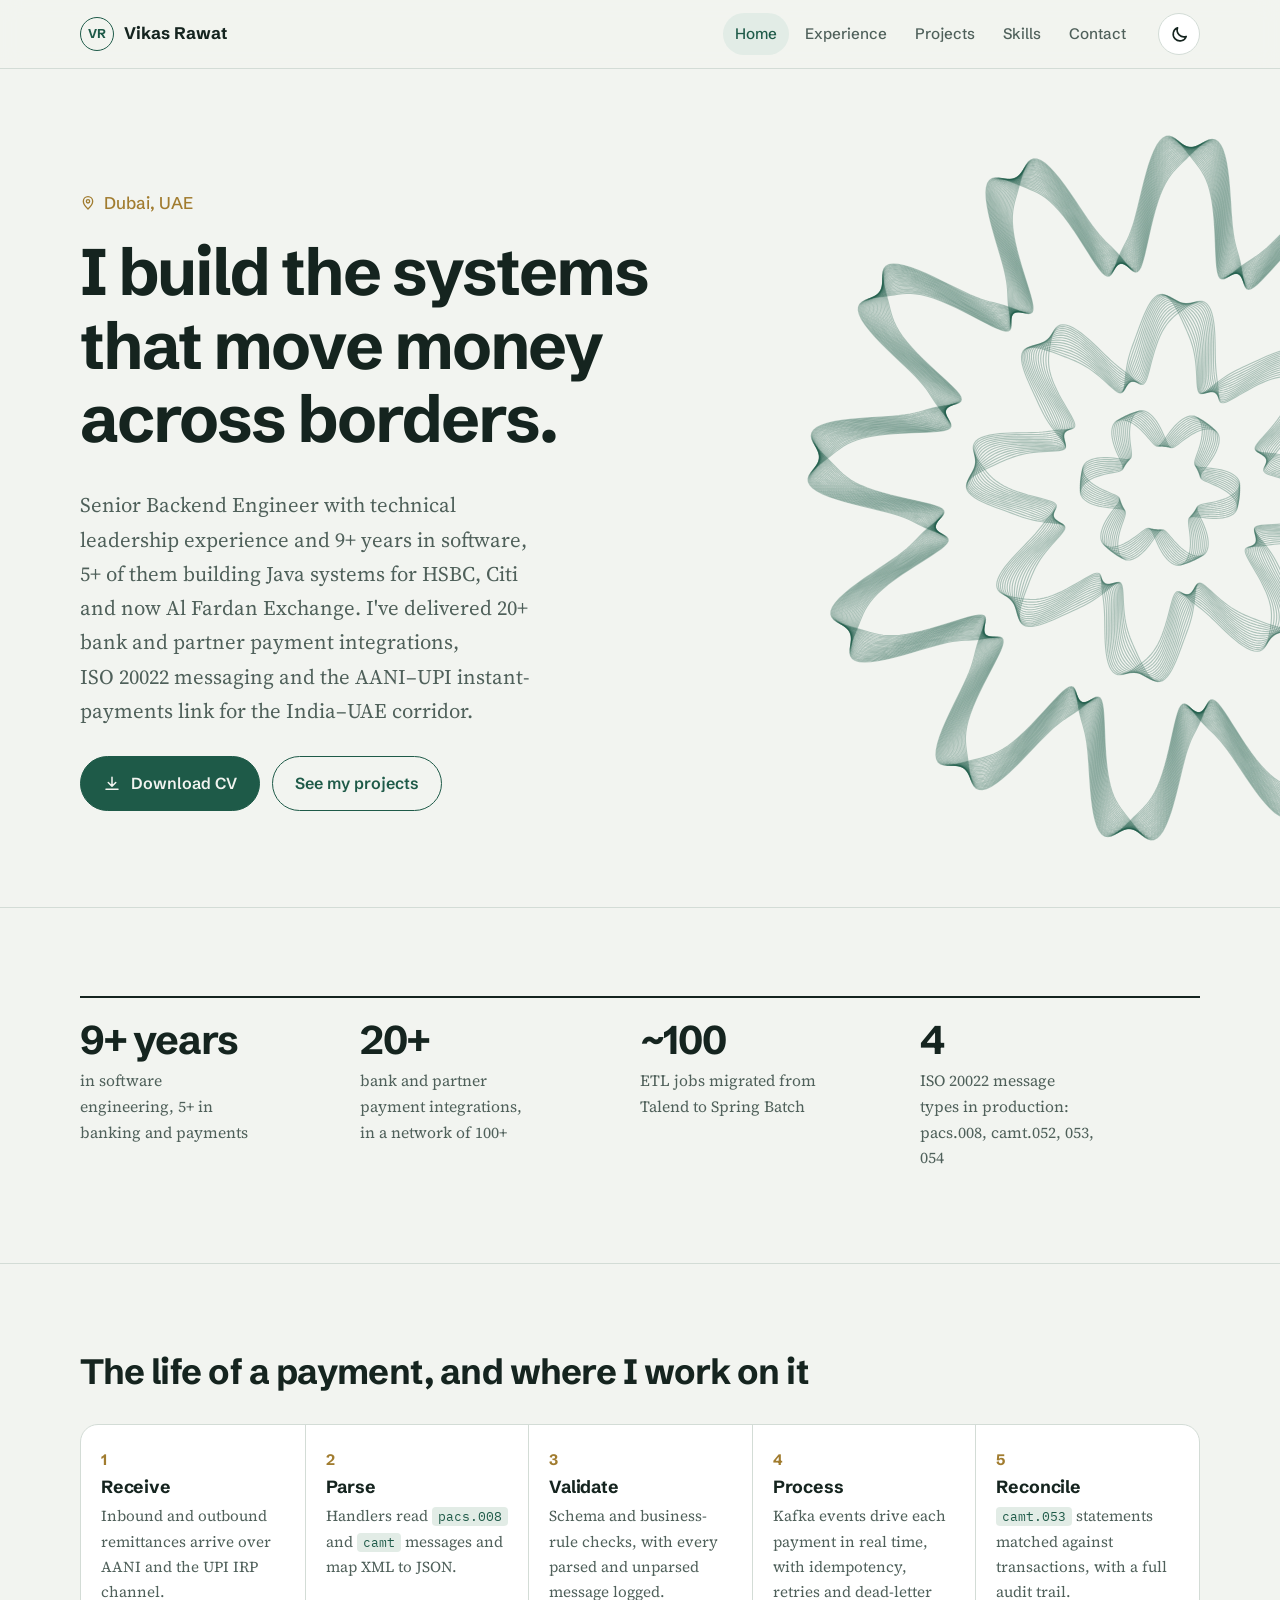
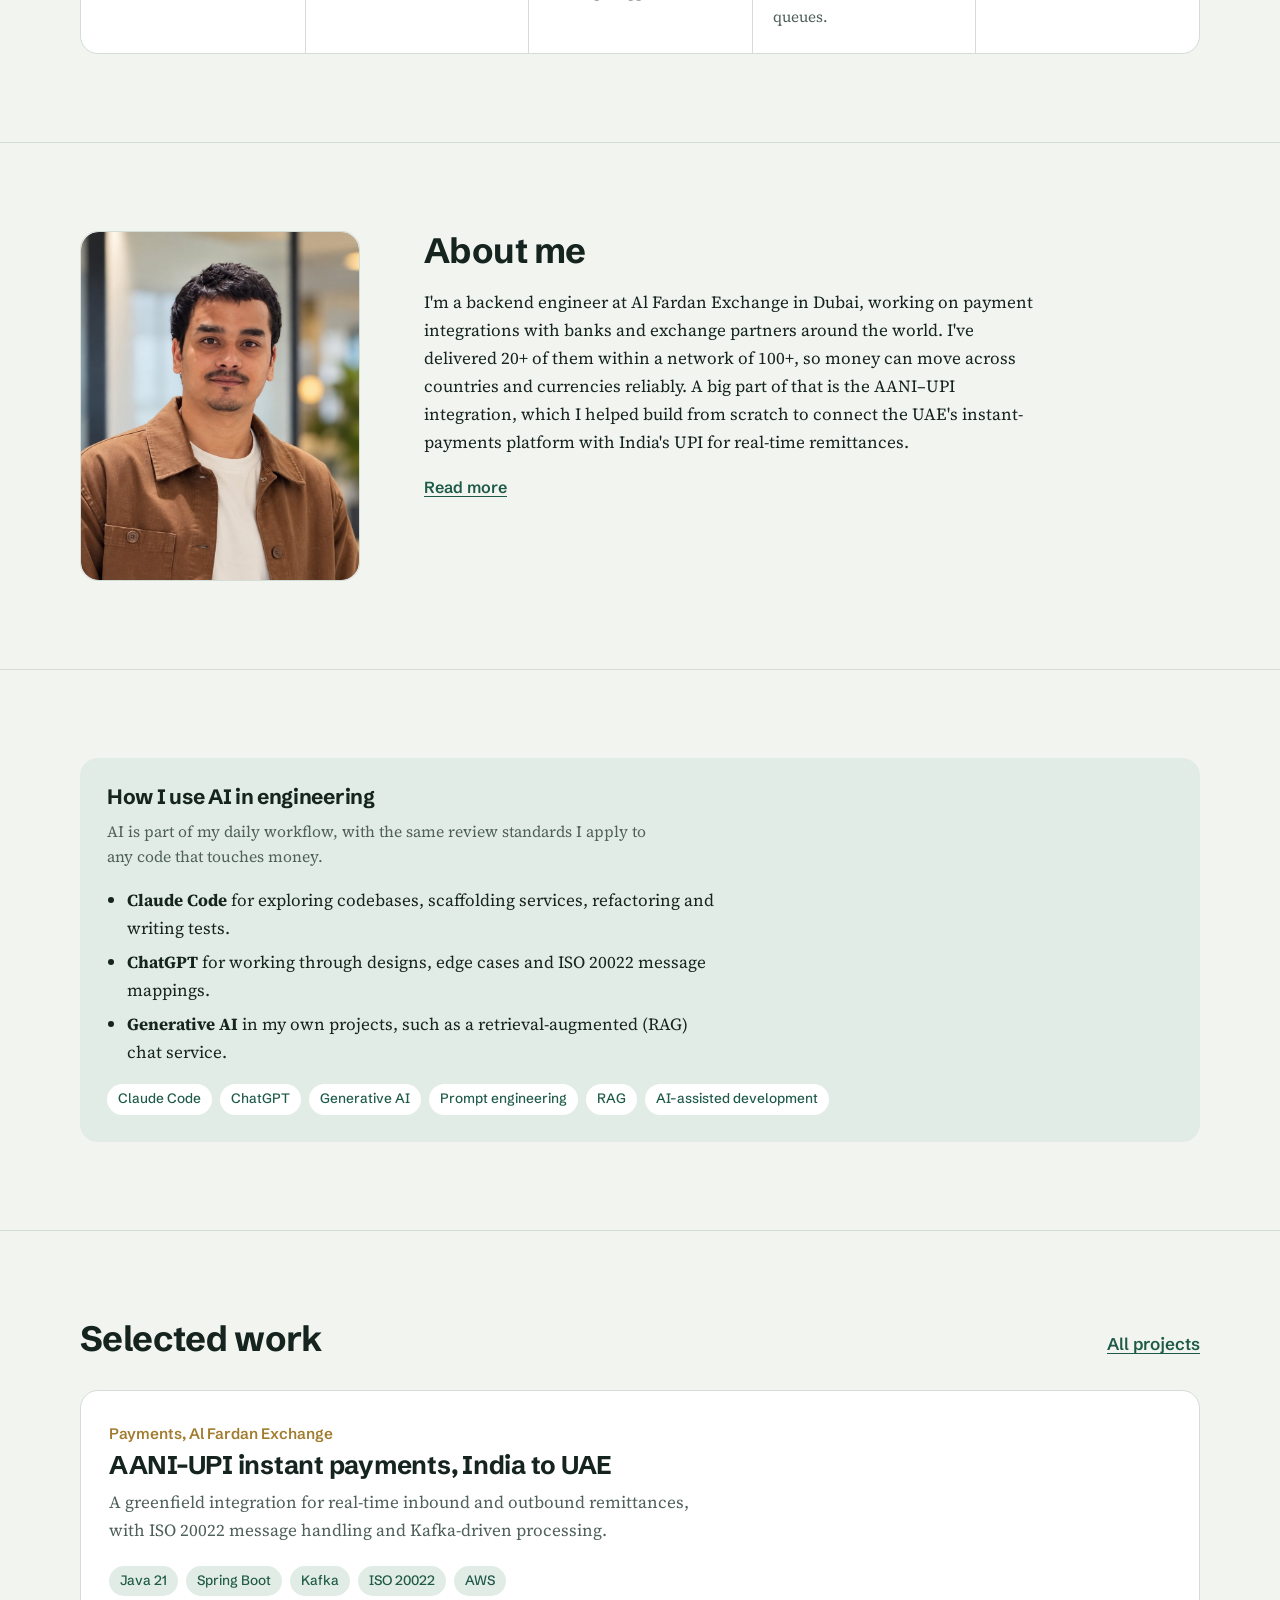
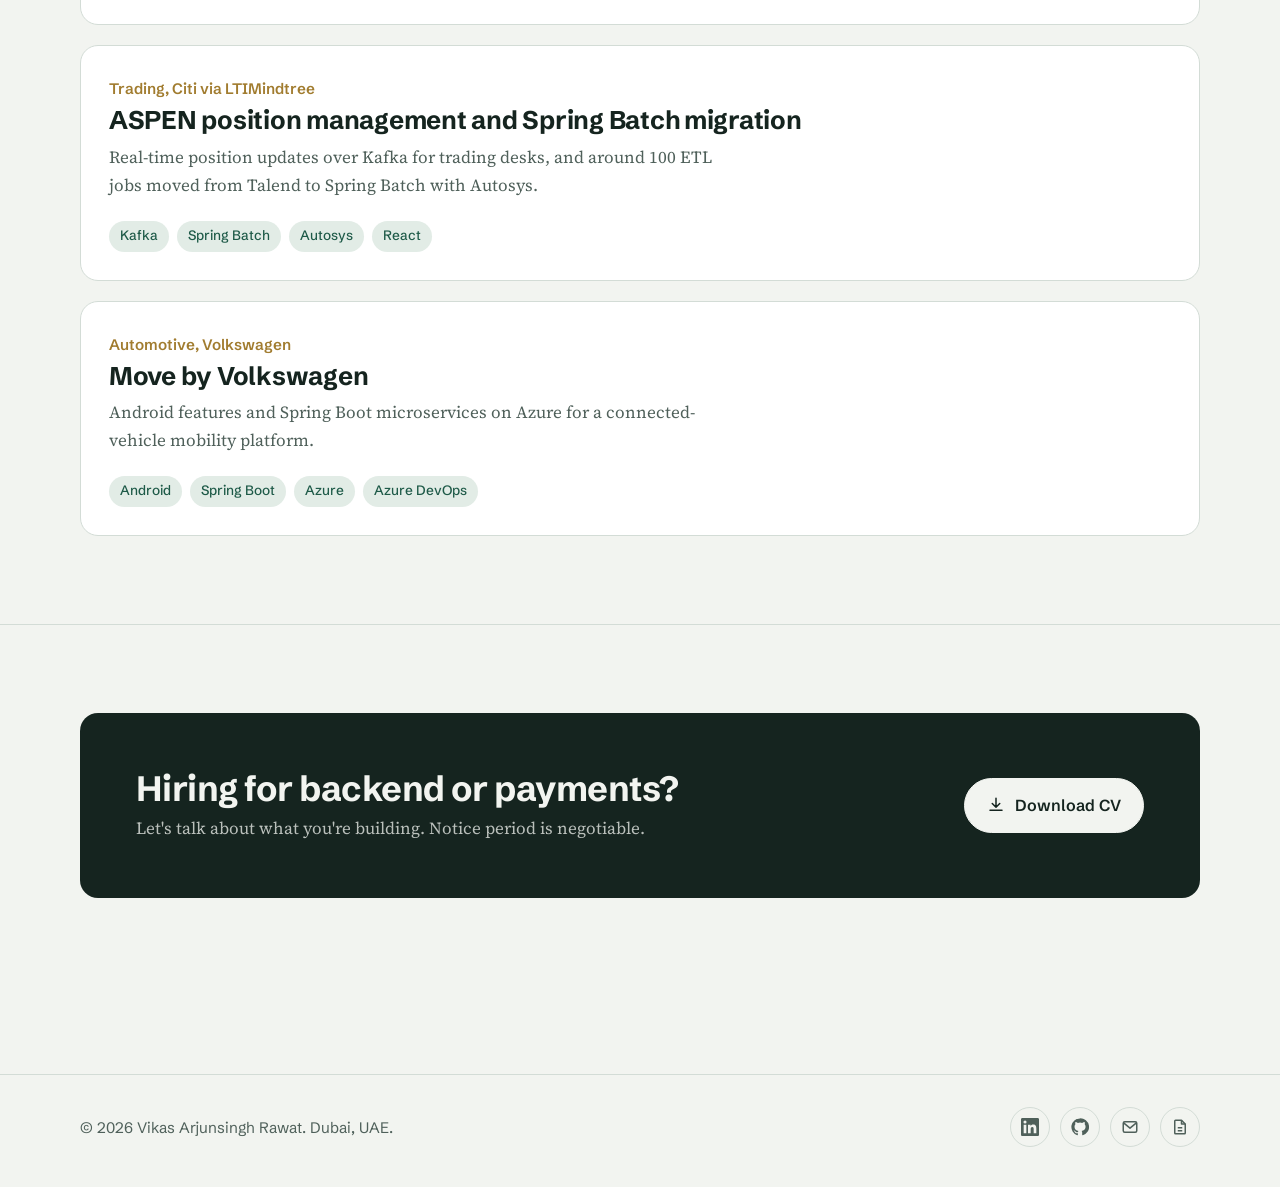
<file: index.html>
<!doctype html>
<html lang="en">
<head>
<meta charset="utf-8">
<meta name="viewport" content="width=device-width, initial-scale=1">
<title>Vikas Rawat | Senior Backend Engineer, Payments</title>
<meta name="description" content="Senior Backend Engineer with technical leadership experience, in Dubai, building real-time and cross-border payment systems with Java, Spring Boot, Kafka and ISO 20022.">
<meta property="og:title" content="Vikas Rawat | Senior Backend Engineer, Payments">
<meta property="og:description" content="Senior Backend Engineer with technical leadership experience, in Dubai, building real-time and cross-border payment systems with Java, Spring Boot, Kafka and ISO 20022.">
<meta property="og:type" content="website">
<meta property="og:image" content="assets/img/vikas-square.jpg">
<meta name="theme-color" content="#1e5a48">
<link rel="icon" href="assets/img/favicon.svg" type="image/svg+xml">
<script>
  (function () {
    try {
      var t = localStorage.getItem("theme");
      if (t === "light" || t === "dark") document.documentElement.setAttribute("data-theme", t);
    } catch (e) {}
  })();
</script>
<link rel="preconnect" href="https://fonts.googleapis.com">
<link rel="preconnect" href="https://fonts.gstatic.com" crossorigin>
<link href="https://fonts.googleapis.com/css2?family=IBM+Plex+Mono:wght@400;500&family=Schibsted+Grotesk:wght@400;500;600;700&family=Source+Serif+4:opsz,wght@8..60,400;8..60,600&display=swap" rel="stylesheet">
<link rel="stylesheet" href="assets/css/style.css">
</head>
<body>
<a class="skip" href="#main">Skip to content</a>
<header class="site-header">
  <div class="wrap">
    <a class="brand" href="index.html"><span class="brand-mark">VR</span>Vikas Rawat</a>
    <nav class="nav" id="site-nav" aria-label="Main"><a href="index.html" aria-current="page">Home</a><a href="experience.html">Experience</a><a href="projects.html">Projects</a><a href="skills.html">Skills</a><a href="contact.html">Contact</a></nav>
    <button class="icon-btn theme-toggle" type="button" aria-label="Switch theme"><svg class="moon" viewBox="0 0 24 24" fill="none" stroke="currentColor" stroke-width="2" stroke-linejoin="round" aria-hidden="true"><path d="M20.5 14.4A8.5 8.5 0 0 1 9.6 3.5a8.5 8.5 0 1 0 10.9 10.9Z"/></svg><svg class="sun" viewBox="0 0 24 24" fill="none" stroke="currentColor" stroke-width="2" stroke-linecap="round" aria-hidden="true"><circle cx="12" cy="12" r="4.2"/><path d="M12 2v2.2M12 19.8V22M4.2 4.2l1.6 1.6M18.2 18.2l1.6 1.6M2 12h2.2M19.8 12H22M4.2 19.8l1.6-1.6M18.2 5.8l1.6-1.6"/></svg></button>
    <button class="icon-btn menu-btn" type="button" aria-label="Open menu" aria-expanded="false" aria-controls="site-nav"><svg viewBox="0 0 24 24" fill="none" stroke="currentColor" stroke-width="2" stroke-linecap="round" aria-hidden="true"><path d="M4 7h16M4 12h16M4 17h16"/></svg></button>
  </div>
</header>
<main id="main">

<section class="hero">
  <svg class="rosette" viewBox="0 0 400 400" aria-hidden="true"></svg>
  <div class="wrap">
    <p class="where"><svg viewBox="0 0 24 24" fill="none" stroke="currentColor" stroke-width="2" stroke-linejoin="round" aria-hidden="true"><path d="M12 21s-7-6.2-7-11.5a7 7 0 0 1 14 0C19 14.8 12 21 12 21Z"/><circle cx="12" cy="9.5" r="2.5"/></svg>Dubai, UAE</p>
    <h1>I build the systems that move money across borders.</h1>
    <p class="lede">Senior Backend Engineer with technical leadership experience and 9+ years in software, 5+ of them building Java systems for HSBC, Citi and now Al Fardan Exchange. I've delivered 20+ bank and partner payment integrations, ISO&nbsp;20022 messaging and the AANI&ndash;UPI instant-payments link for the India&ndash;UAE corridor.</p>
    <div class="btn-row">
      <a class="btn btn-primary" href="assets/Vikas_Rawat_CV.pdf" download><svg viewBox="0 0 24 24" fill="none" stroke="currentColor" stroke-width="2" stroke-linecap="round" stroke-linejoin="round" aria-hidden="true"><path d="M12 3v12m0 0-5-5m5 5 5-5M4 19h16"/></svg>Download CV</a>
      <a class="btn btn-ghost" href="projects.html">See my projects</a>
    </div>
  </div>
</section>

<section class="section"><div class="wrap">
  <dl class="facts">
    <div><dt>9+ years</dt><dd>in software engineering, 5+ in banking and payments</dd></div>
    <div><dt>20+</dt><dd>bank and partner payment integrations, in a network of 100+</dd></div>
    <div><dt>~100</dt><dd>ETL jobs migrated from Talend to Spring Batch</dd></div>
    <div><dt>4</dt><dd>ISO 20022 message types in production: pacs.008, camt.052, 053, 054</dd></div>
  </dl>
</div></section>

<section class="section"><div class="wrap">
  <div class="section-head">
    <h2>The life of a payment, and where I work on it</h2>
  </div>
  <ol class="lifecycle">
    <li><span class="step">1</span><h3>Receive</h3><p>Inbound and outbound remittances arrive over AANI and the UPI IRP channel.</p></li>
    <li><span class="step">2</span><h3>Parse</h3><p>Handlers read <code>pacs.008</code> and <code>camt</code> messages and map XML to JSON.</p></li>
    <li><span class="step">3</span><h3>Validate</h3><p>Schema and business-rule checks, with every parsed and unparsed message logged.</p></li>
    <li><span class="step">4</span><h3>Process</h3><p>Kafka events drive each payment in real time, with idempotency, retries and dead-letter queues.</p></li>
    <li><span class="step">5</span><h3>Reconcile</h3><p><code>camt.053</code> statements matched against transactions, with a full audit trail.</p></li>
  </ol>
</div></section>

<section class="section"><div class="wrap split">
  <div class="portrait"><img src="assets/img/vikas.jpg" alt="Portrait of Vikas Rawat" width="800" height="1000" loading="lazy"></div>
  <div>
    <h2>About me</h2>
    <p>I'm a backend engineer at Al Fardan Exchange in Dubai, working on payment integrations with banks and exchange partners around the world. I've delivered 20+ of them within a network of 100+, so money can move across countries and currencies reliably. A big part of that is the AANI&ndash;UPI integration, which I helped build from scratch to connect the UAE's instant-payments platform with India's UPI for real-time remittances.</p>
    <div class="more" id="about-more">
    <p>I also have strong experience building batch jobs with Spring Batch. At LTIMindtree, on Citi's ASPEN trading platform, I led the migration of around 100 ETL jobs from Talend to Spring Batch with Autosys scheduling, alongside Kafka-based position management.</p>
    <p>I'm full-stack too: I've built UI components in React for trading operations, worked with Angular, and shipped Android features for Volkswagen. Earlier I worked on HSBC's payment services through Synechron and started my career at Infosys.</p>
    <p>I use AI tools like Claude Code and ChatGPT every day to design, write, test and review code faster, and I explore Generative AI beyond that, including a retrieval-augmented chat service on my GitHub.</p>
    <p>I care about systems that don't lose data between two ledgers, and about code that the next engineer can read.</p>
      <p><a href="experience.html">Read my full experience</a></p>
    </div>
    <button class="more-toggle" type="button" aria-expanded="false" aria-controls="about-more" hidden>Read more</button>
  </div>
</div></section>

<section class="section"><div class="wrap">
  <div class="skill-group wide">
    <h2>How I use AI in engineering</h2>
    <p>AI is part of my daily workflow, with the same review standards I apply to any code that touches money.</p>
    <ul class="ai-list">
      <li><strong>Claude Code</strong> for exploring codebases, scaffolding services, refactoring and writing tests.</li>
      <li><strong>ChatGPT</strong> for working through designs, edge cases and ISO 20022 message mappings.</li>
      <li><strong>Generative AI</strong> in my own projects, such as a retrieval-augmented (RAG) chat service.</li>
    </ul>
    <ul class="tags"><li>Claude Code</li><li>ChatGPT</li><li>Generative AI</li><li>Prompt engineering</li><li>RAG</li><li>AI-assisted development</li></ul>
  </div>
</div></section>

<section class="section"><div class="wrap">
  <div class="section-head">
    <h2>Selected work</h2>
    <a href="projects.html">All projects</a>
  </div>
  <div class="work-list">
    <a class="work" href="projects.html#aani">
      <div><span class="kind">Payments, Al Fardan Exchange</span><h3>AANI&ndash;UPI instant payments, India to UAE</h3>
      <p>A greenfield integration for real-time inbound and outbound remittances, with ISO 20022 message handling and Kafka-driven processing.</p></div>
      <ul class="tags"><li>Java 21</li><li>Spring Boot</li><li>Kafka</li><li>ISO 20022</li><li>AWS</li></ul>
    </a>
    <a class="work" href="projects.html#aspen">
      <div><span class="kind">Trading, Citi via LTIMindtree</span><h3>ASPEN position management and Spring Batch migration</h3>
      <p>Real-time position updates over Kafka for trading desks, and around 100 ETL jobs moved from Talend to Spring Batch with Autosys.</p></div>
      <ul class="tags"><li>Kafka</li><li>Spring Batch</li><li>Autosys</li><li>React</li></ul>
    </a>
    <a class="work" href="projects.html#move">
      <div><span class="kind">Automotive, Volkswagen</span><h3>Move by Volkswagen</h3>
      <p>Android features and Spring Boot microservices on Azure for a connected-vehicle mobility platform.</p></div>
      <ul class="tags"><li>Android</li><li>Spring Boot</li><li>Azure</li><li>Azure DevOps</li></ul>
    </a>
  </div>
</div></section>
<section class="section"><div class="wrap">
  <div class="closing">
    <div>
      <h2>Hiring for backend or payments?</h2>
      <p>Let's talk about what you're building. Notice period is negotiable.</p>
    </div>
    <div class="btn-row" style="margin-top:0">
      <a class="btn btn-primary" href="assets/Vikas_Rawat_CV.pdf" download><svg viewBox="0 0 24 24" fill="none" stroke="currentColor" stroke-width="2" stroke-linecap="round" stroke-linejoin="round" aria-hidden="true"><path d="M12 3v12m0 0-5-5m5 5 5-5M4 19h16"/></svg>Download CV</a>
    </div>
  </div>
</div></section>

</main>
<footer class="site-footer">
  <div class="wrap">
    <span>&copy; <span data-year>2026</span> Vikas Arjunsingh Rawat. Dubai, UAE.</span>
    <div class="footer-links">
      <a href="https://www.linkedin.com/in/vikas-rawat-058a2512a" target="_blank" rel="noopener" aria-label="LinkedIn"><svg viewBox="0 0 24 24" fill="currentColor" aria-hidden="true"><path d="M20.45 20.45h-3.55v-5.57c0-1.33-.03-3.04-1.85-3.04-1.86 0-2.14 1.45-2.14 2.94v5.67H9.35V9h3.41v1.56h.05c.48-.9 1.64-1.85 3.37-1.85 3.6 0 4.27 2.37 4.27 5.46v6.28ZM5.34 7.43a2.06 2.06 0 1 1 0-4.12 2.06 2.06 0 0 1 0 4.12ZM7.12 20.45H3.56V9h3.56v11.45ZM22.22 0H1.77C.8 0 0 .77 0 1.73v20.54C0 23.23.8 24 1.77 24h20.45c.98 0 1.78-.77 1.78-1.73V1.73C24 .77 23.2 0 22.22 0Z"/></svg></a>
      <a href="https://github.com/firefist28" target="_blank" rel="noopener" aria-label="GitHub"><svg viewBox="0 0 24 24" fill="currentColor" aria-hidden="true"><path d="M12 .5a11.5 11.5 0 0 0-3.64 22.41c.58.1.79-.25.79-.56v-2c-3.2.7-3.88-1.37-3.88-1.37-.53-1.33-1.28-1.69-1.28-1.69-1.04-.71.08-.7.08-.7 1.16.08 1.77 1.19 1.77 1.19 1.03 1.77 2.7 1.26 3.36.96.1-.75.4-1.26.73-1.55-2.55-.29-5.24-1.28-5.24-5.69 0-1.26.45-2.29 1.19-3.1-.12-.29-.52-1.46.11-3.05 0 0 .97-.31 3.17 1.18a11 11 0 0 1 5.77 0c2.2-1.49 3.17-1.18 3.17-1.18.63 1.59.23 2.76.11 3.05.74.81 1.19 1.84 1.19 3.1 0 4.42-2.7 5.4-5.26 5.68.41.36.78 1.06.78 2.14v3.17c0 .31.21.67.8.56A11.5 11.5 0 0 0 12 .5Z"/></svg></a>
      <a href="mailto:vikasalex1996@gmail.com" aria-label="Email"><svg viewBox="0 0 24 24" fill="none" stroke="currentColor" stroke-width="2" stroke-linejoin="round" aria-hidden="true"><rect x="3" y="5" width="18" height="14" rx="2"/><path d="m3.5 6.5 8.5 7 8.5-7"/></svg></a>
      <a href="assets/Vikas_Rawat_CV.pdf" download aria-label="Download CV"><svg viewBox="0 0 24 24" fill="none" stroke="currentColor" stroke-width="2" stroke-linejoin="round" aria-hidden="true"><path d="M14 3H6a1 1 0 0 0-1 1v16a1 1 0 0 0 1 1h12a1 1 0 0 0 1-1V8l-5-5Z"/><path d="M14 3v5h5M9 13h6M9 17h6"/></svg></a>
    </div>
  </div>
</footer>
<script src="assets/js/main.js"></script>
</body>
</html>
</file>
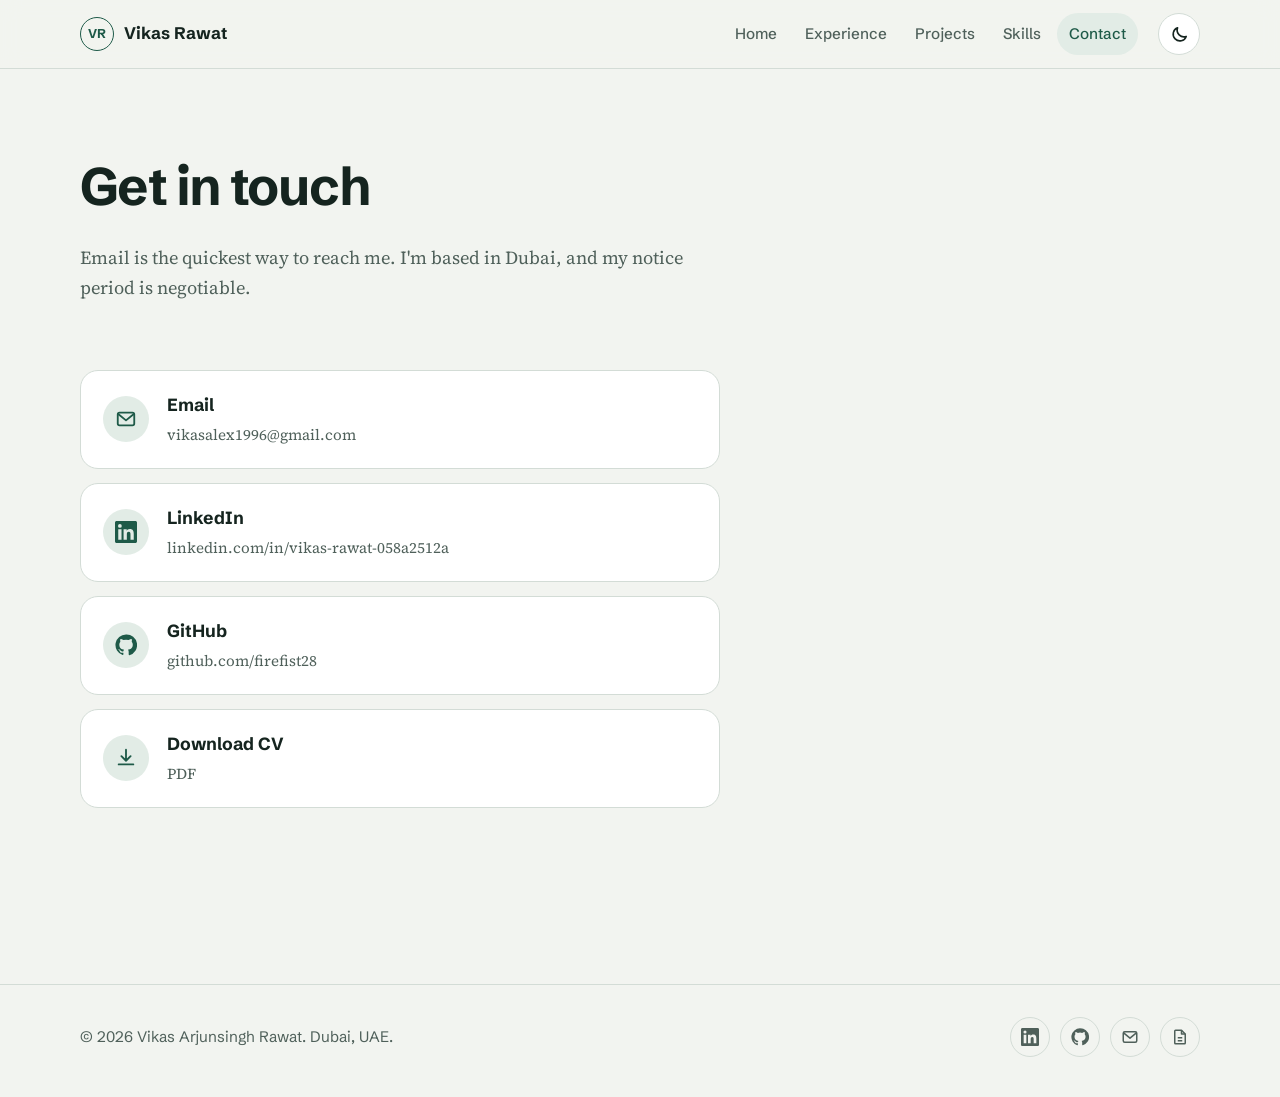
<file: contact.html>
<!doctype html>
<html lang="en">
<head>
<meta charset="utf-8">
<meta name="viewport" content="width=device-width, initial-scale=1">
<title>Contact | Vikas Rawat</title>
<meta name="description" content="Contact Vikas Rawat by email, LinkedIn or GitHub, or download his CV.">
<meta property="og:title" content="Contact | Vikas Rawat">
<meta property="og:description" content="Contact Vikas Rawat by email, LinkedIn or GitHub, or download his CV.">
<meta property="og:type" content="website">
<meta property="og:image" content="assets/img/vikas-square.jpg">
<meta name="theme-color" content="#1e5a48">
<link rel="icon" href="assets/img/favicon.svg" type="image/svg+xml">
<script>
  (function () {
    try {
      var t = localStorage.getItem("theme");
      if (t === "light" || t === "dark") document.documentElement.setAttribute("data-theme", t);
    } catch (e) {}
  })();
</script>
<link rel="preconnect" href="https://fonts.googleapis.com">
<link rel="preconnect" href="https://fonts.gstatic.com" crossorigin>
<link href="https://fonts.googleapis.com/css2?family=IBM+Plex+Mono:wght@400;500&family=Schibsted+Grotesk:wght@400;500;600;700&family=Source+Serif+4:opsz,wght@8..60,400;8..60,600&display=swap" rel="stylesheet">
<link rel="stylesheet" href="assets/css/style.css">
</head>
<body>
<a class="skip" href="#main">Skip to content</a>
<header class="site-header">
  <div class="wrap">
    <a class="brand" href="index.html"><span class="brand-mark">VR</span>Vikas Rawat</a>
    <nav class="nav" id="site-nav" aria-label="Main"><a href="index.html">Home</a><a href="experience.html">Experience</a><a href="projects.html">Projects</a><a href="skills.html">Skills</a><a href="contact.html" aria-current="page">Contact</a></nav>
    <button class="icon-btn theme-toggle" type="button" aria-label="Switch theme"><svg class="moon" viewBox="0 0 24 24" fill="none" stroke="currentColor" stroke-width="2" stroke-linejoin="round" aria-hidden="true"><path d="M20.5 14.4A8.5 8.5 0 0 1 9.6 3.5a8.5 8.5 0 1 0 10.9 10.9Z"/></svg><svg class="sun" viewBox="0 0 24 24" fill="none" stroke="currentColor" stroke-width="2" stroke-linecap="round" aria-hidden="true"><circle cx="12" cy="12" r="4.2"/><path d="M12 2v2.2M12 19.8V22M4.2 4.2l1.6 1.6M18.2 18.2l1.6 1.6M2 12h2.2M19.8 12H22M4.2 19.8l1.6-1.6M18.2 5.8l1.6-1.6"/></svg></button>
    <button class="icon-btn menu-btn" type="button" aria-label="Open menu" aria-expanded="false" aria-controls="site-nav"><svg viewBox="0 0 24 24" fill="none" stroke="currentColor" stroke-width="2" stroke-linecap="round" aria-hidden="true"><path d="M4 7h16M4 12h16M4 17h16"/></svg></button>
  </div>
</header>
<main id="main">

<section class="page-head"><div class="wrap">
  <h1>Get in touch</h1>
  <p>Email is the quickest way to reach me. I'm based in Dubai, and my notice period is negotiable.</p>
</div></section>

<section class="section" style="padding-top:12px"><div class="wrap">
  <ul class="contact-list">
    <li><a href="mailto:vikasalex1996@gmail.com"><span class="ico"><svg viewBox="0 0 24 24" fill="none" stroke="currentColor" stroke-width="2" stroke-linejoin="round" aria-hidden="true"><rect x="3" y="5" width="18" height="14" rx="2"/><path d="m3.5 6.5 8.5 7 8.5-7"/></svg></span><span><strong>Email</strong><span class="sub">vikasalex1996@gmail.com</span></span></a></li>
    <li><a href="https://www.linkedin.com/in/vikas-rawat-058a2512a" target="_blank" rel="noopener"><span class="ico"><svg viewBox="0 0 24 24" fill="currentColor" aria-hidden="true"><path d="M20.45 20.45h-3.55v-5.57c0-1.33-.03-3.04-1.85-3.04-1.86 0-2.14 1.45-2.14 2.94v5.67H9.35V9h3.41v1.56h.05c.48-.9 1.64-1.85 3.37-1.85 3.6 0 4.27 2.37 4.27 5.46v6.28ZM5.34 7.43a2.06 2.06 0 1 1 0-4.12 2.06 2.06 0 0 1 0 4.12ZM7.12 20.45H3.56V9h3.56v11.45ZM22.22 0H1.77C.8 0 0 .77 0 1.73v20.54C0 23.23.8 24 1.77 24h20.45c.98 0 1.78-.77 1.78-1.73V1.73C24 .77 23.2 0 22.22 0Z"/></svg></span><span><strong>LinkedIn</strong><span class="sub">linkedin.com/in/vikas-rawat-058a2512a</span></span></a></li>
    <li><a href="https://github.com/firefist28" target="_blank" rel="noopener"><span class="ico"><svg viewBox="0 0 24 24" fill="currentColor" aria-hidden="true"><path d="M12 .5a11.5 11.5 0 0 0-3.64 22.41c.58.1.79-.25.79-.56v-2c-3.2.7-3.88-1.37-3.88-1.37-.53-1.33-1.28-1.69-1.28-1.69-1.04-.71.08-.7.08-.7 1.16.08 1.77 1.19 1.77 1.19 1.03 1.77 2.7 1.26 3.36.96.1-.75.4-1.26.73-1.55-2.55-.29-5.24-1.28-5.24-5.69 0-1.26.45-2.29 1.19-3.1-.12-.29-.52-1.46.11-3.05 0 0 .97-.31 3.17 1.18a11 11 0 0 1 5.77 0c2.2-1.49 3.17-1.18 3.17-1.18.63 1.59.23 2.76.11 3.05.74.81 1.19 1.84 1.19 3.1 0 4.42-2.7 5.4-5.26 5.68.41.36.78 1.06.78 2.14v3.17c0 .31.21.67.8.56A11.5 11.5 0 0 0 12 .5Z"/></svg></span><span><strong>GitHub</strong><span class="sub">github.com/firefist28</span></span></a></li>
    <li><a href="assets/Vikas_Rawat_CV.pdf" download><span class="ico"><svg viewBox="0 0 24 24" fill="none" stroke="currentColor" stroke-width="2" stroke-linecap="round" stroke-linejoin="round" aria-hidden="true"><path d="M12 3v12m0 0-5-5m5 5 5-5M4 19h16"/></svg></span><span><strong>Download CV</strong><span class="sub">PDF</span></span></a></li>
  </ul>
</div></section>

</main>
<footer class="site-footer">
  <div class="wrap">
    <span>&copy; <span data-year>2026</span> Vikas Arjunsingh Rawat. Dubai, UAE.</span>
    <div class="footer-links">
      <a href="https://www.linkedin.com/in/vikas-rawat-058a2512a" target="_blank" rel="noopener" aria-label="LinkedIn"><svg viewBox="0 0 24 24" fill="currentColor" aria-hidden="true"><path d="M20.45 20.45h-3.55v-5.57c0-1.33-.03-3.04-1.85-3.04-1.86 0-2.14 1.45-2.14 2.94v5.67H9.35V9h3.41v1.56h.05c.48-.9 1.64-1.85 3.37-1.85 3.6 0 4.27 2.37 4.27 5.46v6.28ZM5.34 7.43a2.06 2.06 0 1 1 0-4.12 2.06 2.06 0 0 1 0 4.12ZM7.12 20.45H3.56V9h3.56v11.45ZM22.22 0H1.77C.8 0 0 .77 0 1.73v20.54C0 23.23.8 24 1.77 24h20.45c.98 0 1.78-.77 1.78-1.73V1.73C24 .77 23.2 0 22.22 0Z"/></svg></a>
      <a href="https://github.com/firefist28" target="_blank" rel="noopener" aria-label="GitHub"><svg viewBox="0 0 24 24" fill="currentColor" aria-hidden="true"><path d="M12 .5a11.5 11.5 0 0 0-3.64 22.41c.58.1.79-.25.79-.56v-2c-3.2.7-3.88-1.37-3.88-1.37-.53-1.33-1.28-1.69-1.28-1.69-1.04-.71.08-.7.08-.7 1.16.08 1.77 1.19 1.77 1.19 1.03 1.77 2.7 1.26 3.36.96.1-.75.4-1.26.73-1.55-2.55-.29-5.24-1.28-5.24-5.69 0-1.26.45-2.29 1.19-3.1-.12-.29-.52-1.46.11-3.05 0 0 .97-.31 3.17 1.18a11 11 0 0 1 5.77 0c2.2-1.49 3.17-1.18 3.17-1.18.63 1.59.23 2.76.11 3.05.74.81 1.19 1.84 1.19 3.1 0 4.42-2.7 5.4-5.26 5.68.41.36.78 1.06.78 2.14v3.17c0 .31.21.67.8.56A11.5 11.5 0 0 0 12 .5Z"/></svg></a>
      <a href="mailto:vikasalex1996@gmail.com" aria-label="Email"><svg viewBox="0 0 24 24" fill="none" stroke="currentColor" stroke-width="2" stroke-linejoin="round" aria-hidden="true"><rect x="3" y="5" width="18" height="14" rx="2"/><path d="m3.5 6.5 8.5 7 8.5-7"/></svg></a>
      <a href="assets/Vikas_Rawat_CV.pdf" download aria-label="Download CV"><svg viewBox="0 0 24 24" fill="none" stroke="currentColor" stroke-width="2" stroke-linejoin="round" aria-hidden="true"><path d="M14 3H6a1 1 0 0 0-1 1v16a1 1 0 0 0 1 1h12a1 1 0 0 0 1-1V8l-5-5Z"/><path d="M14 3v5h5M9 13h6M9 17h6"/></svg></a>
    </div>
  </div>
</footer>
<script src="assets/js/main.js"></script>
</body>
</html>
</file>
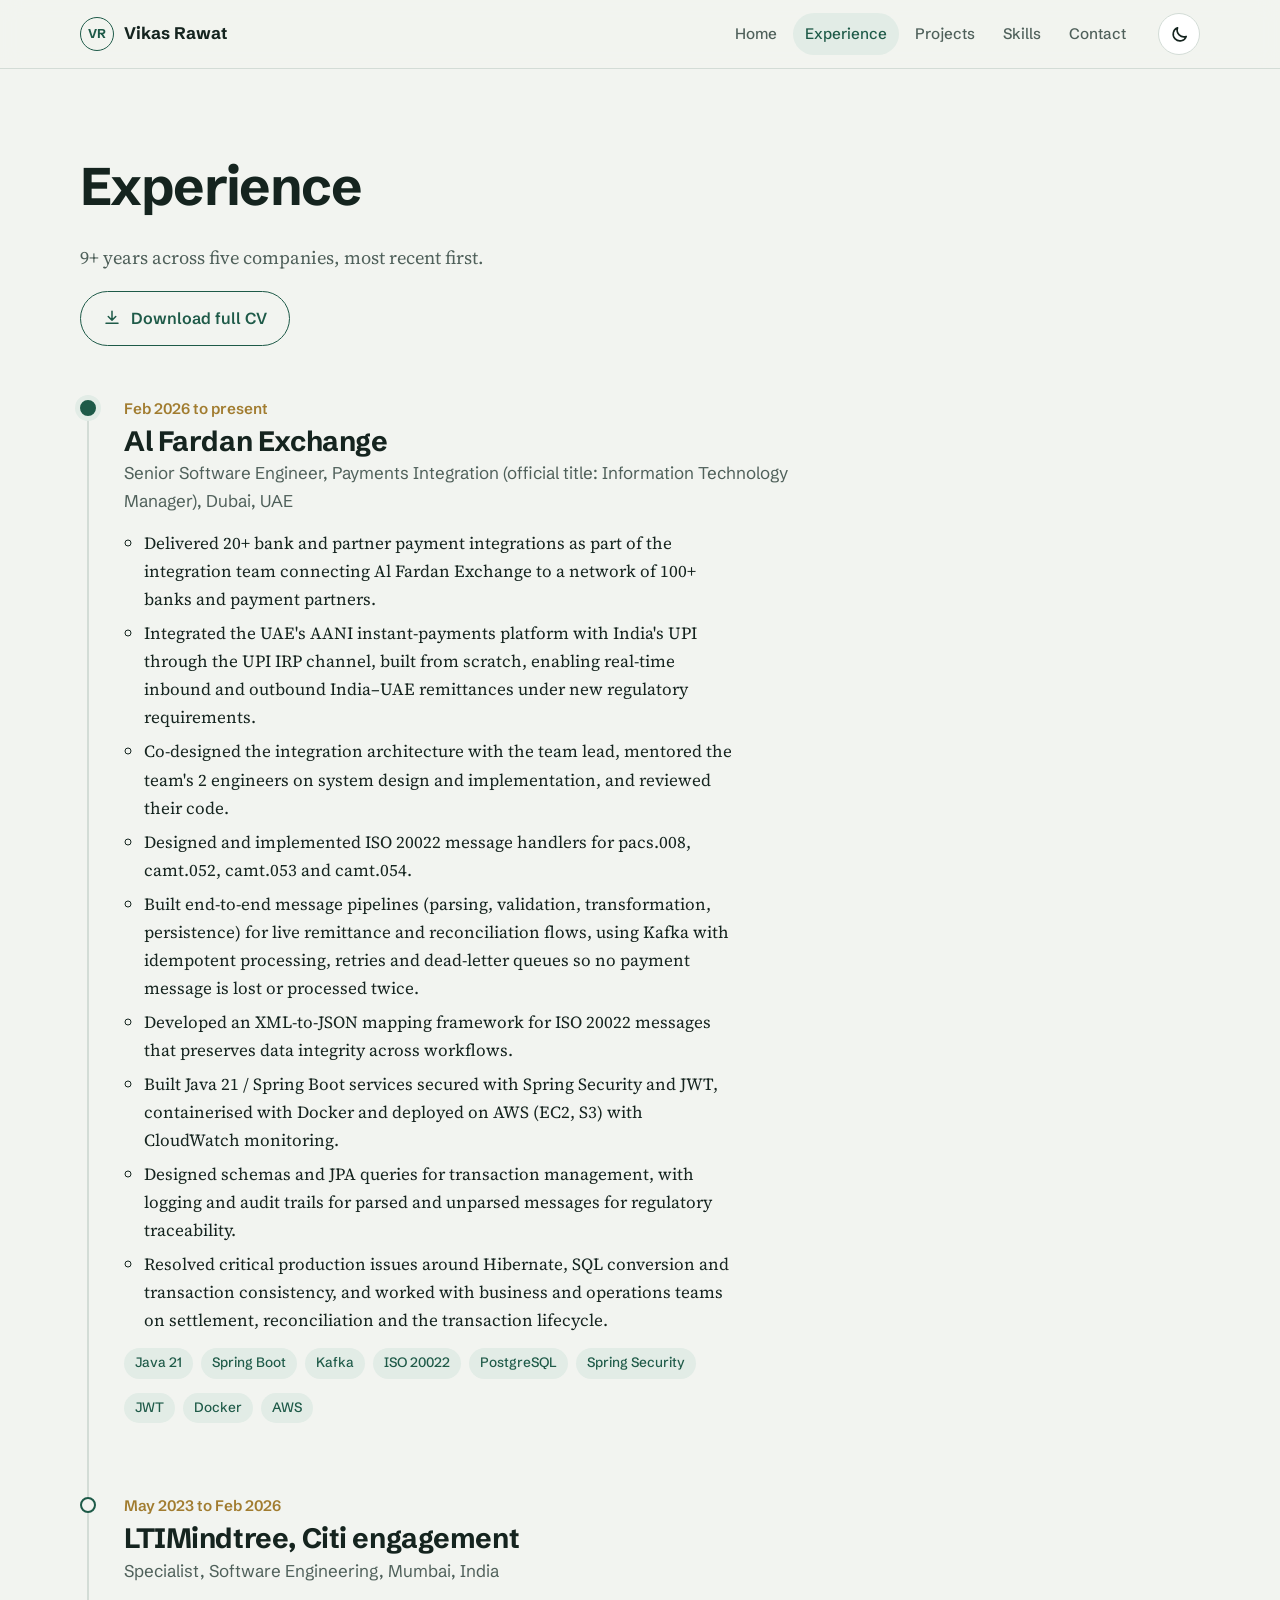
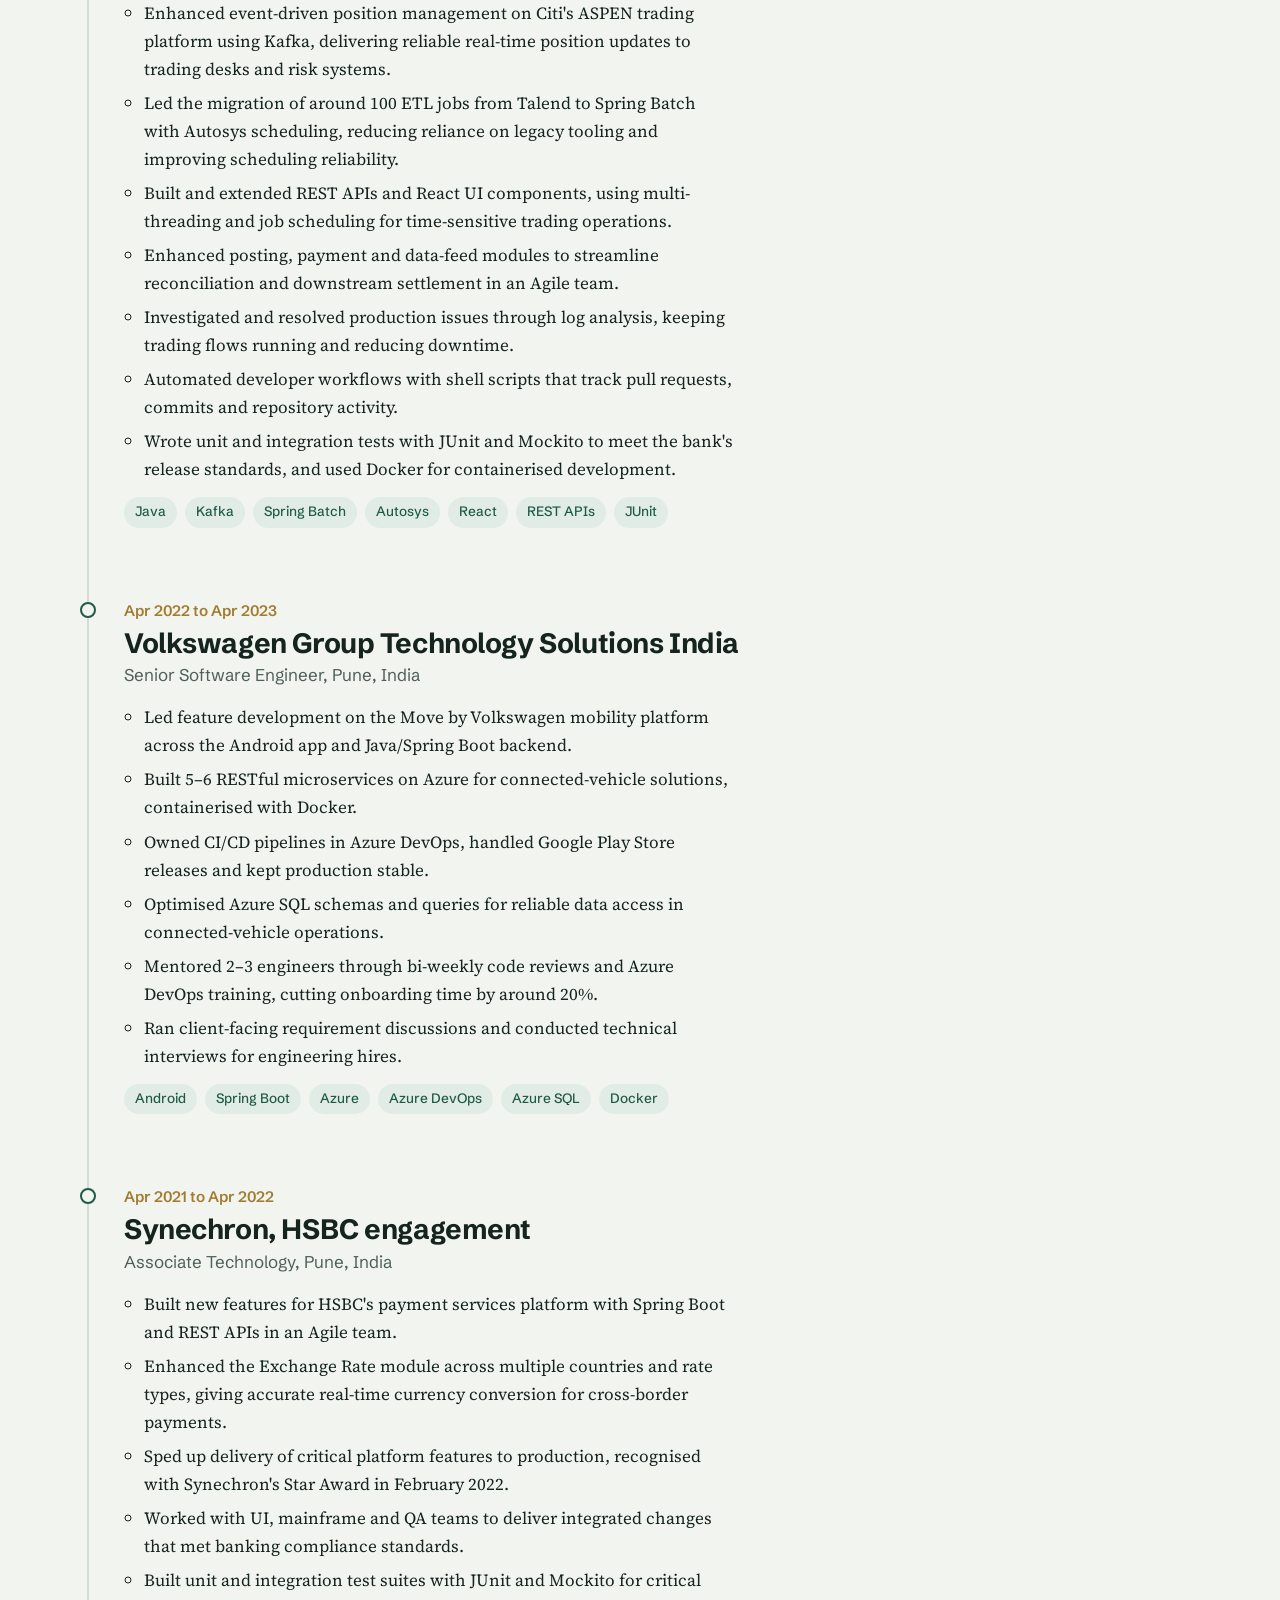
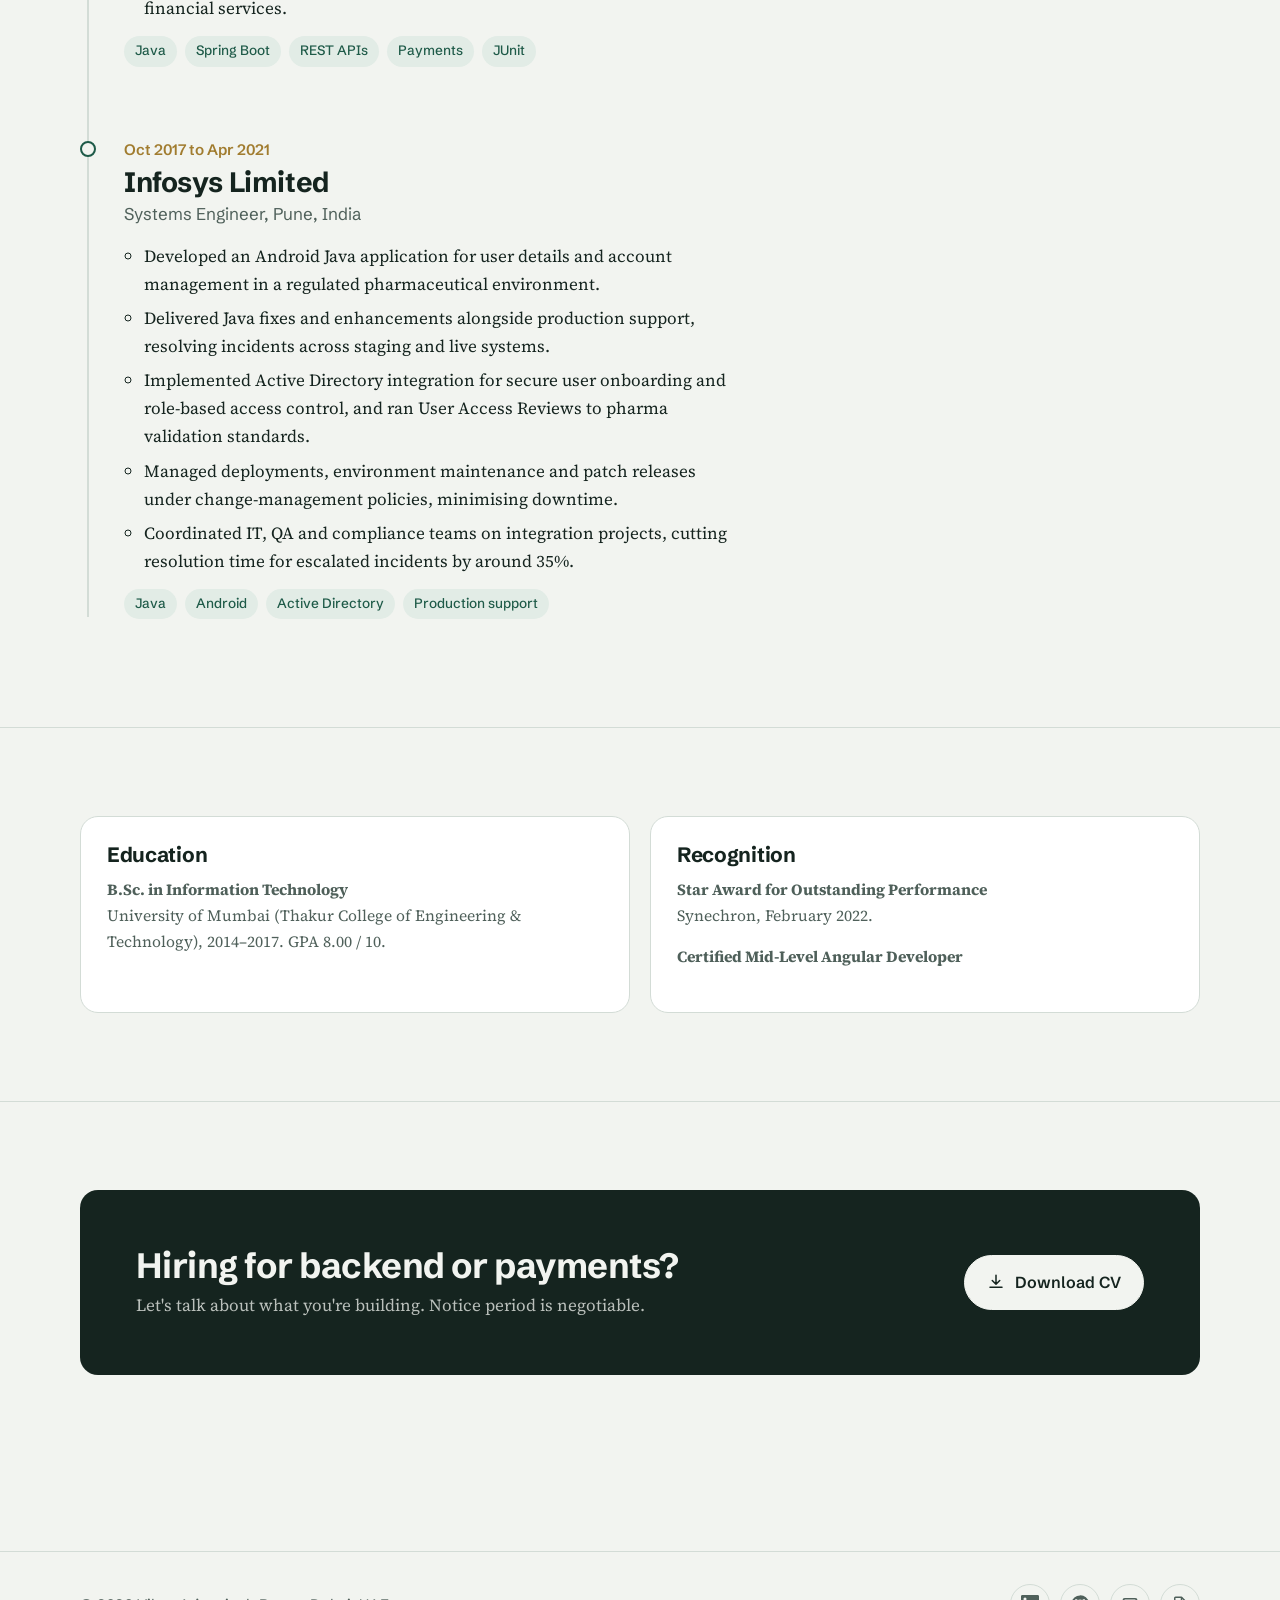
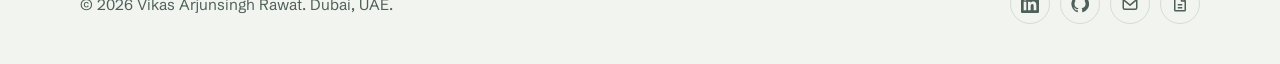
<file: experience.html>
<!doctype html>
<html lang="en">
<head>
<meta charset="utf-8">
<meta name="viewport" content="width=device-width, initial-scale=1">
<title>Experience | Vikas Rawat</title>
<meta name="description" content="Work history of Vikas Rawat: Al Fardan Exchange, LTIMindtree for Citi, Volkswagen, Synechron for HSBC and Infosys.">
<meta property="og:title" content="Experience | Vikas Rawat">
<meta property="og:description" content="Work history of Vikas Rawat: Al Fardan Exchange, LTIMindtree for Citi, Volkswagen, Synechron for HSBC and Infosys.">
<meta property="og:type" content="website">
<meta property="og:image" content="assets/img/vikas-square.jpg">
<meta name="theme-color" content="#1e5a48">
<link rel="icon" href="assets/img/favicon.svg" type="image/svg+xml">
<script>
  (function () {
    try {
      var t = localStorage.getItem("theme");
      if (t === "light" || t === "dark") document.documentElement.setAttribute("data-theme", t);
    } catch (e) {}
  })();
</script>
<link rel="preconnect" href="https://fonts.googleapis.com">
<link rel="preconnect" href="https://fonts.gstatic.com" crossorigin>
<link href="https://fonts.googleapis.com/css2?family=IBM+Plex+Mono:wght@400;500&family=Schibsted+Grotesk:wght@400;500;600;700&family=Source+Serif+4:opsz,wght@8..60,400;8..60,600&display=swap" rel="stylesheet">
<link rel="stylesheet" href="assets/css/style.css">
</head>
<body>
<a class="skip" href="#main">Skip to content</a>
<header class="site-header">
  <div class="wrap">
    <a class="brand" href="index.html"><span class="brand-mark">VR</span>Vikas Rawat</a>
    <nav class="nav" id="site-nav" aria-label="Main"><a href="index.html">Home</a><a href="experience.html" aria-current="page">Experience</a><a href="projects.html">Projects</a><a href="skills.html">Skills</a><a href="contact.html">Contact</a></nav>
    <button class="icon-btn theme-toggle" type="button" aria-label="Switch theme"><svg class="moon" viewBox="0 0 24 24" fill="none" stroke="currentColor" stroke-width="2" stroke-linejoin="round" aria-hidden="true"><path d="M20.5 14.4A8.5 8.5 0 0 1 9.6 3.5a8.5 8.5 0 1 0 10.9 10.9Z"/></svg><svg class="sun" viewBox="0 0 24 24" fill="none" stroke="currentColor" stroke-width="2" stroke-linecap="round" aria-hidden="true"><circle cx="12" cy="12" r="4.2"/><path d="M12 2v2.2M12 19.8V22M4.2 4.2l1.6 1.6M18.2 18.2l1.6 1.6M2 12h2.2M19.8 12H22M4.2 19.8l1.6-1.6M18.2 5.8l1.6-1.6"/></svg></button>
    <button class="icon-btn menu-btn" type="button" aria-label="Open menu" aria-expanded="false" aria-controls="site-nav"><svg viewBox="0 0 24 24" fill="none" stroke="currentColor" stroke-width="2" stroke-linecap="round" aria-hidden="true"><path d="M4 7h16M4 12h16M4 17h16"/></svg></button>
  </div>
</header>
<main id="main">

<section class="page-head"><div class="wrap">
  <h1>Experience</h1>
  <p>9+ years across five companies, most recent first.</p>
  <div class="btn-row" style="margin-top:18px"><a class="btn btn-ghost" href="assets/Vikas_Rawat_CV.pdf" download><svg viewBox="0 0 24 24" fill="none" stroke="currentColor" stroke-width="2" stroke-linecap="round" stroke-linejoin="round" aria-hidden="true"><path d="M12 3v12m0 0-5-5m5 5 5-5M4 19h16"/></svg>Download full CV</a></div>
</div></section>

<section class="section" style="padding-top:12px"><div class="wrap">
<ol class="timeline">
  <li class="now">
    <span class="when">Feb 2026 to present</span>
    <h2>Al Fardan Exchange</h2>
    <p class="role">Senior Software Engineer, Payments Integration (official title: Information Technology Manager), Dubai, UAE</p>
    <ul><li>Delivered 20+ bank and partner payment integrations as part of the integration team connecting Al Fardan Exchange to a network of 100+ banks and payment partners.</li><li>Integrated the UAE's AANI instant-payments platform with India's UPI through the UPI IRP channel, built from scratch, enabling real-time inbound and outbound India&ndash;UAE remittances under new regulatory requirements.</li><li>Co-designed the integration architecture with the team lead, mentored the team's 2 engineers on system design and implementation, and reviewed their code.</li><li>Designed and implemented ISO 20022 message handlers for pacs.008, camt.052, camt.053 and camt.054.</li><li>Built end-to-end message pipelines (parsing, validation, transformation, persistence) for live remittance and reconciliation flows, using Kafka with idempotent processing, retries and dead-letter queues so no payment message is lost or processed twice.</li><li>Developed an XML-to-JSON mapping framework for ISO 20022 messages that preserves data integrity across workflows.</li><li>Built Java 21 / Spring Boot services secured with Spring Security and JWT, containerised with Docker and deployed on AWS (EC2, S3) with CloudWatch monitoring.</li><li>Designed schemas and JPA queries for transaction management, with logging and audit trails for parsed and unparsed messages for regulatory traceability.</li><li>Resolved critical production issues around Hibernate, SQL conversion and transaction consistency, and worked with business and operations teams on settlement, reconciliation and the transaction lifecycle.</li></ul>
    <ul class="tags"><li>Java 21</li><li>Spring Boot</li><li>Kafka</li><li>ISO 20022</li><li>PostgreSQL</li><li>Spring Security</li><li>JWT</li><li>Docker</li><li>AWS</li></ul>
  </li><li class="">
    <span class="when">May 2023 to Feb 2026</span>
    <h2>LTIMindtree, Citi engagement</h2>
    <p class="role">Specialist, Software Engineering, Mumbai, India</p>
    <ul><li>Enhanced event-driven position management on Citi's ASPEN trading platform using Kafka, delivering reliable real-time position updates to trading desks and risk systems.</li><li>Led the migration of around 100 ETL jobs from Talend to Spring Batch with Autosys scheduling, reducing reliance on legacy tooling and improving scheduling reliability.</li><li>Built and extended REST APIs and React UI components, using multi-threading and job scheduling for time-sensitive trading operations.</li><li>Enhanced posting, payment and data-feed modules to streamline reconciliation and downstream settlement in an Agile team.</li><li>Investigated and resolved production issues through log analysis, keeping trading flows running and reducing downtime.</li><li>Automated developer workflows with shell scripts that track pull requests, commits and repository activity.</li><li>Wrote unit and integration tests with JUnit and Mockito to meet the bank's release standards, and used Docker for containerised development.</li></ul>
    <ul class="tags"><li>Java</li><li>Kafka</li><li>Spring Batch</li><li>Autosys</li><li>React</li><li>REST APIs</li><li>JUnit</li></ul>
  </li><li class="">
    <span class="when">Apr 2022 to Apr 2023</span>
    <h2>Volkswagen Group Technology Solutions India</h2>
    <p class="role">Senior Software Engineer, Pune, India</p>
    <ul><li>Led feature development on the Move by Volkswagen mobility platform across the Android app and Java/Spring Boot backend.</li><li>Built 5&ndash;6 RESTful microservices on Azure for connected-vehicle solutions, containerised with Docker.</li><li>Owned CI/CD pipelines in Azure DevOps, handled Google Play Store releases and kept production stable.</li><li>Optimised Azure SQL schemas and queries for reliable data access in connected-vehicle operations.</li><li>Mentored 2&ndash;3 engineers through bi-weekly code reviews and Azure DevOps training, cutting onboarding time by around 20%.</li><li>Ran client-facing requirement discussions and conducted technical interviews for engineering hires.</li></ul>
    <ul class="tags"><li>Android</li><li>Spring Boot</li><li>Azure</li><li>Azure DevOps</li><li>Azure SQL</li><li>Docker</li></ul>
  </li><li class="">
    <span class="when">Apr 2021 to Apr 2022</span>
    <h2>Synechron, HSBC engagement</h2>
    <p class="role">Associate Technology, Pune, India</p>
    <ul><li>Built new features for HSBC's payment services platform with Spring Boot and REST APIs in an Agile team.</li><li>Enhanced the Exchange Rate module across multiple countries and rate types, giving accurate real-time currency conversion for cross-border payments.</li><li>Sped up delivery of critical platform features to production, recognised with Synechron's Star Award in February 2022.</li><li>Worked with UI, mainframe and QA teams to deliver integrated changes that met banking compliance standards.</li><li>Built unit and integration test suites with JUnit and Mockito for critical financial services.</li></ul>
    <ul class="tags"><li>Java</li><li>Spring Boot</li><li>REST APIs</li><li>Payments</li><li>JUnit</li></ul>
  </li><li class="">
    <span class="when">Oct 2017 to Apr 2021</span>
    <h2>Infosys Limited</h2>
    <p class="role">Systems Engineer, Pune, India</p>
    <ul><li>Developed an Android Java application for user details and account management in a regulated pharmaceutical environment.</li><li>Delivered Java fixes and enhancements alongside production support, resolving incidents across staging and live systems.</li><li>Implemented Active Directory integration for secure user onboarding and role-based access control, and ran User Access Reviews to pharma validation standards.</li><li>Managed deployments, environment maintenance and patch releases under change-management policies, minimising downtime.</li><li>Coordinated IT, QA and compliance teams on integration projects, cutting resolution time for escalated incidents by around 35%.</li></ul>
    <ul class="tags"><li>Java</li><li>Android</li><li>Active Directory</li><li>Production support</li></ul>
  </li>
</ol>
</div></section>

<section class="section"><div class="wrap">
  <div class="skill-groups">
    <div class="skill-group">
      <h2>Education</h2>
      <p><strong>B.Sc. in Information Technology</strong><br>University of Mumbai (Thakur College of Engineering &amp; Technology), 2014&ndash;2017. GPA 8.00 / 10.</p>
    </div>
    <div class="skill-group">
      <h2>Recognition</h2>
      <p><strong>Star Award for Outstanding Performance</strong><br>Synechron, February 2022.</p>
      <p><strong>Certified Mid-Level Angular Developer</strong></p>
    </div>
  </div>
</div></section>
<section class="section"><div class="wrap">
  <div class="closing">
    <div>
      <h2>Hiring for backend or payments?</h2>
      <p>Let's talk about what you're building. Notice period is negotiable.</p>
    </div>
    <div class="btn-row" style="margin-top:0">
      <a class="btn btn-primary" href="assets/Vikas_Rawat_CV.pdf" download><svg viewBox="0 0 24 24" fill="none" stroke="currentColor" stroke-width="2" stroke-linecap="round" stroke-linejoin="round" aria-hidden="true"><path d="M12 3v12m0 0-5-5m5 5 5-5M4 19h16"/></svg>Download CV</a>
    </div>
  </div>
</div></section>

</main>
<footer class="site-footer">
  <div class="wrap">
    <span>&copy; <span data-year>2026</span> Vikas Arjunsingh Rawat. Dubai, UAE.</span>
    <div class="footer-links">
      <a href="https://www.linkedin.com/in/vikas-rawat-058a2512a" target="_blank" rel="noopener" aria-label="LinkedIn"><svg viewBox="0 0 24 24" fill="currentColor" aria-hidden="true"><path d="M20.45 20.45h-3.55v-5.57c0-1.33-.03-3.04-1.85-3.04-1.86 0-2.14 1.45-2.14 2.94v5.67H9.35V9h3.41v1.56h.05c.48-.9 1.64-1.85 3.37-1.85 3.6 0 4.27 2.37 4.27 5.46v6.28ZM5.34 7.43a2.06 2.06 0 1 1 0-4.12 2.06 2.06 0 0 1 0 4.12ZM7.12 20.45H3.56V9h3.56v11.45ZM22.22 0H1.77C.8 0 0 .77 0 1.73v20.54C0 23.23.8 24 1.77 24h20.45c.98 0 1.78-.77 1.78-1.73V1.73C24 .77 23.2 0 22.22 0Z"/></svg></a>
      <a href="https://github.com/firefist28" target="_blank" rel="noopener" aria-label="GitHub"><svg viewBox="0 0 24 24" fill="currentColor" aria-hidden="true"><path d="M12 .5a11.5 11.5 0 0 0-3.64 22.41c.58.1.79-.25.79-.56v-2c-3.2.7-3.88-1.37-3.88-1.37-.53-1.33-1.28-1.69-1.28-1.69-1.04-.71.08-.7.08-.7 1.16.08 1.77 1.19 1.77 1.19 1.03 1.77 2.7 1.26 3.36.96.1-.75.4-1.26.73-1.55-2.55-.29-5.24-1.28-5.24-5.69 0-1.26.45-2.29 1.19-3.1-.12-.29-.52-1.46.11-3.05 0 0 .97-.31 3.17 1.18a11 11 0 0 1 5.77 0c2.2-1.49 3.17-1.18 3.17-1.18.63 1.59.23 2.76.11 3.05.74.81 1.19 1.84 1.19 3.1 0 4.42-2.7 5.4-5.26 5.68.41.36.78 1.06.78 2.14v3.17c0 .31.21.67.8.56A11.5 11.5 0 0 0 12 .5Z"/></svg></a>
      <a href="mailto:vikasalex1996@gmail.com" aria-label="Email"><svg viewBox="0 0 24 24" fill="none" stroke="currentColor" stroke-width="2" stroke-linejoin="round" aria-hidden="true"><rect x="3" y="5" width="18" height="14" rx="2"/><path d="m3.5 6.5 8.5 7 8.5-7"/></svg></a>
      <a href="assets/Vikas_Rawat_CV.pdf" download aria-label="Download CV"><svg viewBox="0 0 24 24" fill="none" stroke="currentColor" stroke-width="2" stroke-linejoin="round" aria-hidden="true"><path d="M14 3H6a1 1 0 0 0-1 1v16a1 1 0 0 0 1 1h12a1 1 0 0 0 1-1V8l-5-5Z"/><path d="M14 3v5h5M9 13h6M9 17h6"/></svg></a>
    </div>
  </div>
</footer>
<script src="assets/js/main.js"></script>
</body>
</html>
</file>
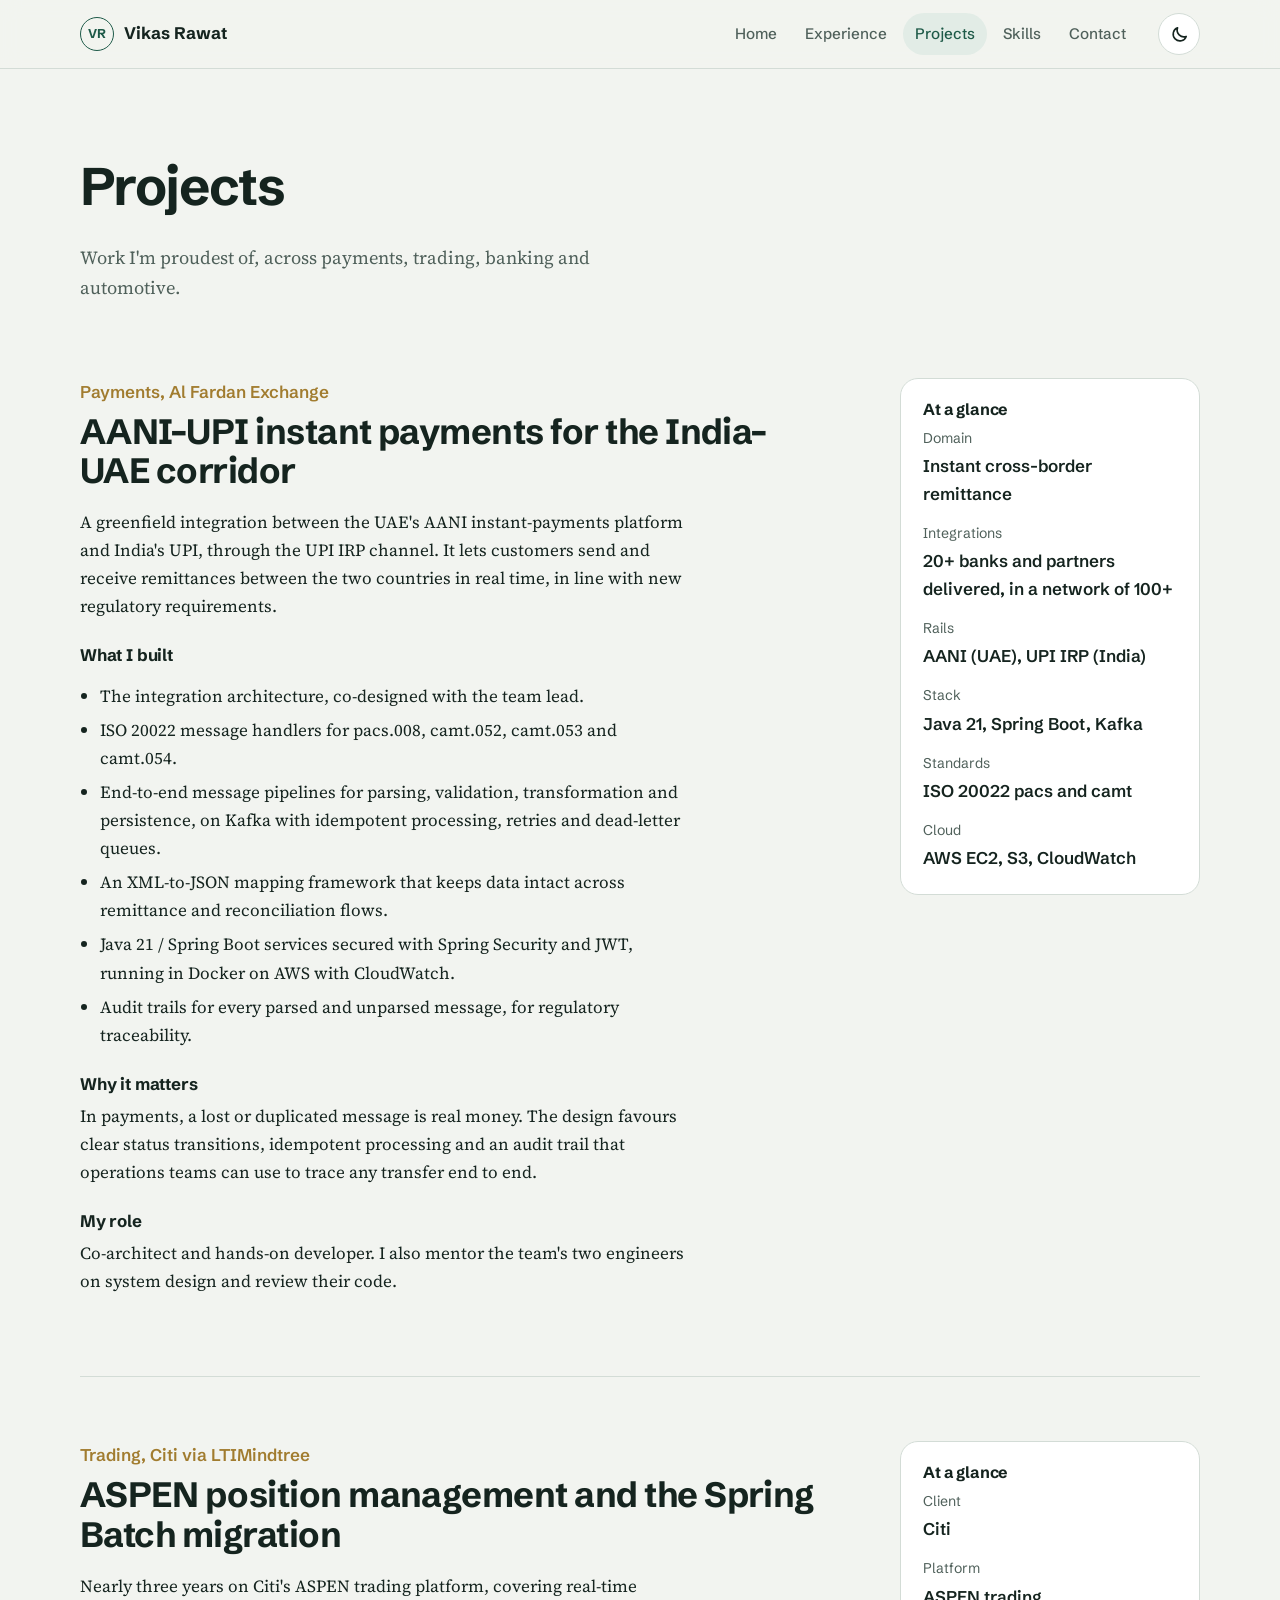
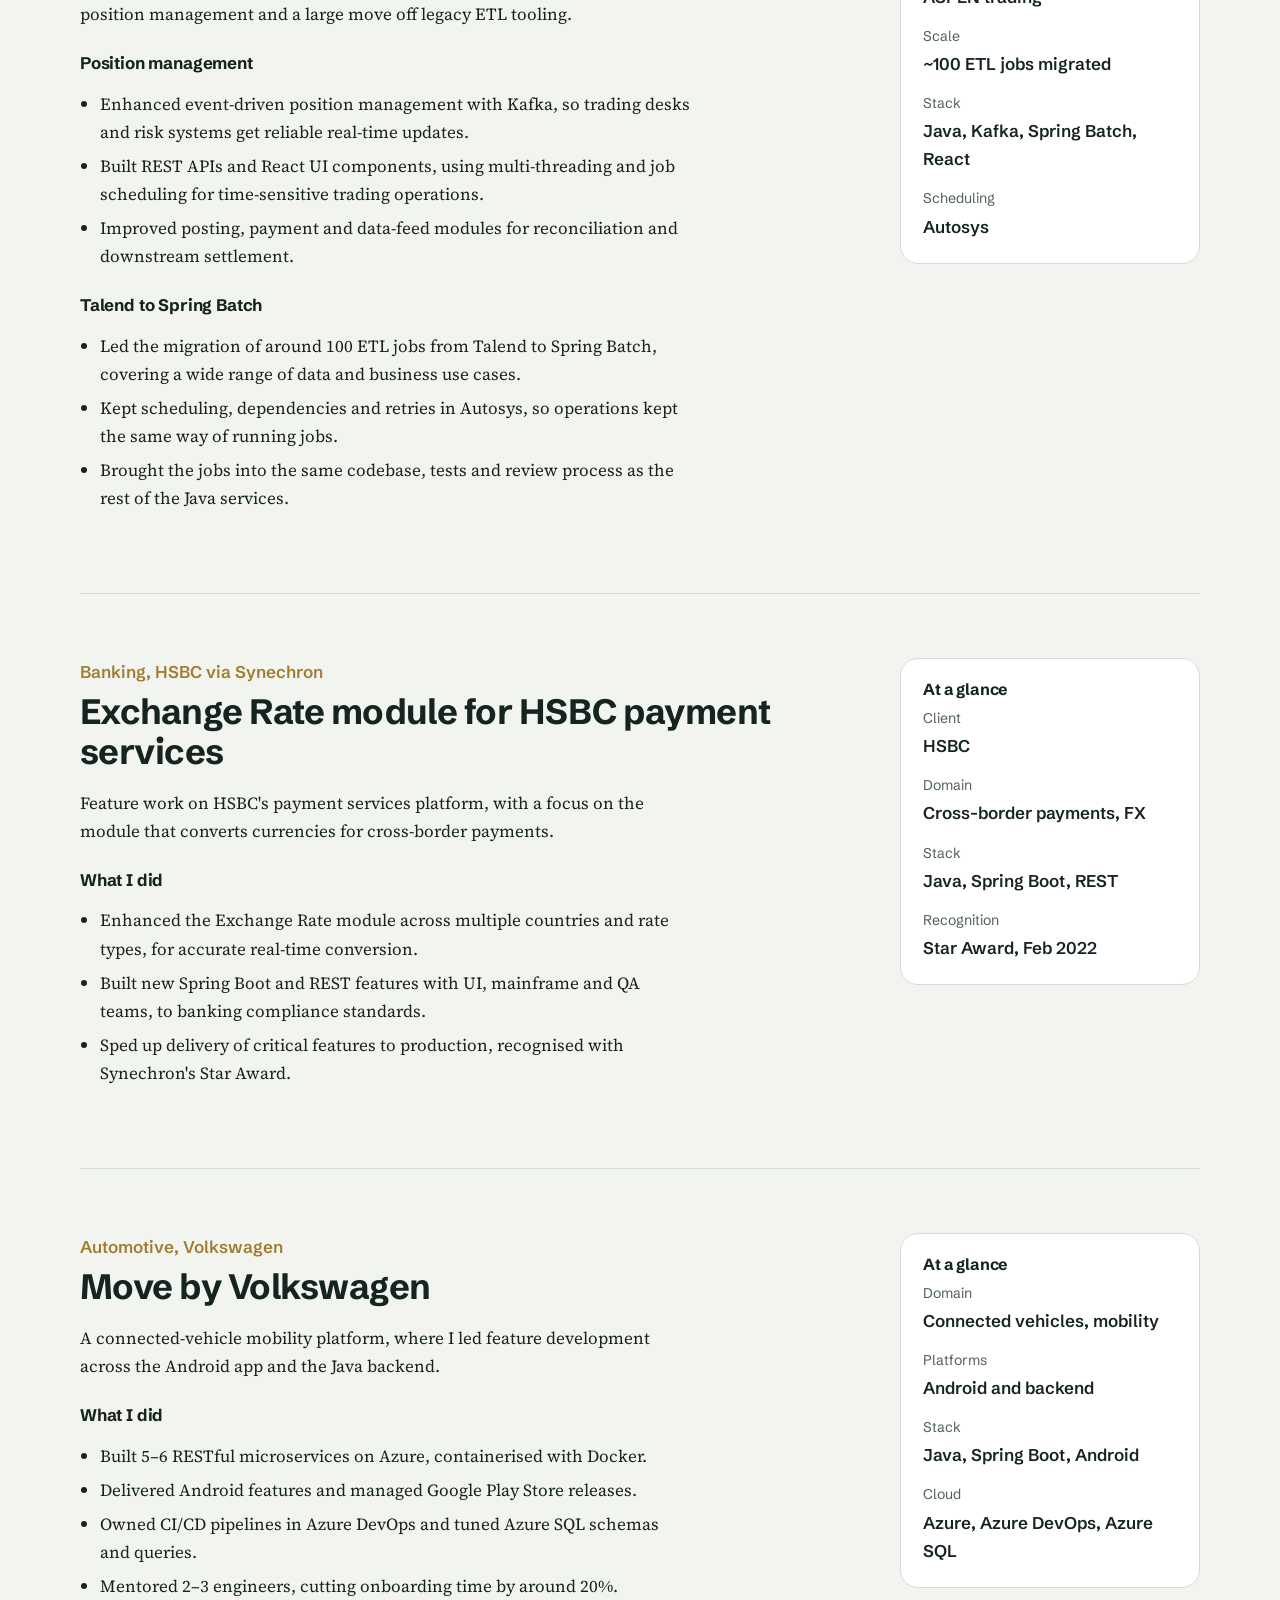
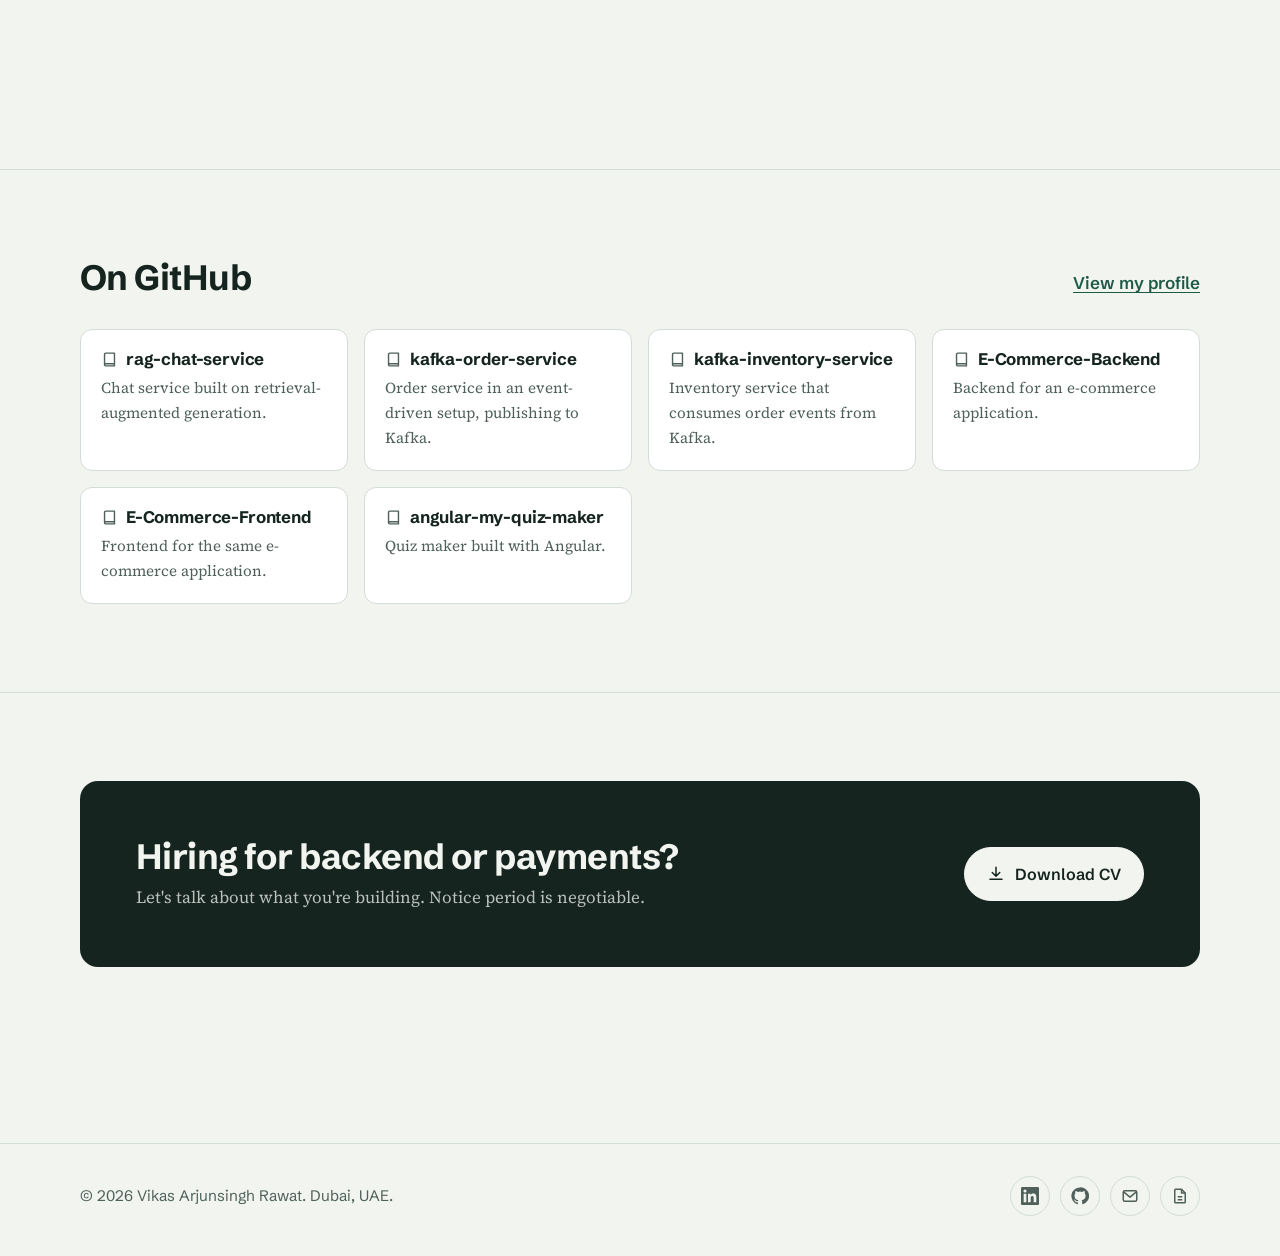
<file: projects.html>
<!doctype html>
<html lang="en">
<head>
<meta charset="utf-8">
<meta name="viewport" content="width=device-width, initial-scale=1">
<title>Projects | Vikas Rawat</title>
<meta name="description" content="AANI-UPI instant payments, Citi ASPEN, HSBC exchange rates, Move by Volkswagen and GitHub projects.">
<meta property="og:title" content="Projects | Vikas Rawat">
<meta property="og:description" content="AANI-UPI instant payments, Citi ASPEN, HSBC exchange rates, Move by Volkswagen and GitHub projects.">
<meta property="og:type" content="website">
<meta property="og:image" content="assets/img/vikas-square.jpg">
<meta name="theme-color" content="#1e5a48">
<link rel="icon" href="assets/img/favicon.svg" type="image/svg+xml">
<script>
  (function () {
    try {
      var t = localStorage.getItem("theme");
      if (t === "light" || t === "dark") document.documentElement.setAttribute("data-theme", t);
    } catch (e) {}
  })();
</script>
<link rel="preconnect" href="https://fonts.googleapis.com">
<link rel="preconnect" href="https://fonts.gstatic.com" crossorigin>
<link href="https://fonts.googleapis.com/css2?family=IBM+Plex+Mono:wght@400;500&family=Schibsted+Grotesk:wght@400;500;600;700&family=Source+Serif+4:opsz,wght@8..60,400;8..60,600&display=swap" rel="stylesheet">
<link rel="stylesheet" href="assets/css/style.css">
</head>
<body>
<a class="skip" href="#main">Skip to content</a>
<header class="site-header">
  <div class="wrap">
    <a class="brand" href="index.html"><span class="brand-mark">VR</span>Vikas Rawat</a>
    <nav class="nav" id="site-nav" aria-label="Main"><a href="index.html">Home</a><a href="experience.html">Experience</a><a href="projects.html" aria-current="page">Projects</a><a href="skills.html">Skills</a><a href="contact.html">Contact</a></nav>
    <button class="icon-btn theme-toggle" type="button" aria-label="Switch theme"><svg class="moon" viewBox="0 0 24 24" fill="none" stroke="currentColor" stroke-width="2" stroke-linejoin="round" aria-hidden="true"><path d="M20.5 14.4A8.5 8.5 0 0 1 9.6 3.5a8.5 8.5 0 1 0 10.9 10.9Z"/></svg><svg class="sun" viewBox="0 0 24 24" fill="none" stroke="currentColor" stroke-width="2" stroke-linecap="round" aria-hidden="true"><circle cx="12" cy="12" r="4.2"/><path d="M12 2v2.2M12 19.8V22M4.2 4.2l1.6 1.6M18.2 18.2l1.6 1.6M2 12h2.2M19.8 12H22M4.2 19.8l1.6-1.6M18.2 5.8l1.6-1.6"/></svg></button>
    <button class="icon-btn menu-btn" type="button" aria-label="Open menu" aria-expanded="false" aria-controls="site-nav"><svg viewBox="0 0 24 24" fill="none" stroke="currentColor" stroke-width="2" stroke-linecap="round" aria-hidden="true"><path d="M4 7h16M4 12h16M4 17h16"/></svg></button>
  </div>
</header>
<main id="main">

<section class="page-head"><div class="wrap">
  <h1>Projects</h1>
  <p>Work I'm proudest of, across payments, trading, banking and automotive.</p>
</div></section>

<section class="section" style="padding-top:12px"><div class="wrap">
<article class="case" id="aani"><div class="case-grid"><div>
      <span class="kind">Payments, Al Fardan Exchange</span><h2>AANI&ndash;UPI instant payments for the India&ndash;UAE corridor</h2><p>A greenfield integration between the UAE's AANI instant-payments platform and India's UPI, through the UPI IRP channel. It lets customers send and receive remittances between the two countries in real time, in line with new regulatory requirements.</p><h3>What I built</h3><ul><li>The integration architecture, co-designed with the team lead.</li><li>ISO 20022 message handlers for pacs.008, camt.052, camt.053 and camt.054.</li><li>End-to-end message pipelines for parsing, validation, transformation and persistence, on Kafka with idempotent processing, retries and dead-letter queues.</li><li>An XML-to-JSON mapping framework that keeps data intact across remittance and reconciliation flows.</li><li>Java 21 / Spring Boot services secured with Spring Security and JWT, running in Docker on AWS with CloudWatch.</li><li>Audit trails for every parsed and unparsed message, for regulatory traceability.</li></ul><h3>Why it matters</h3><p>In payments, a lost or duplicated message is real money. The design favours clear status transitions, idempotent processing and an audit trail that operations teams can use to trace any transfer end to end.</p><h3>My role</h3><p>Co-architect and hands-on developer. I also mentor the team's two engineers on system design and review their code.</p></div>
      <aside><h3>At a glance</h3><dl><dt>Domain</dt><dd>Instant cross-border remittance</dd><dt>Integrations</dt><dd>20+ banks and partners delivered, in a network of 100+</dd><dt>Rails</dt><dd>AANI (UAE), UPI IRP (India)</dd><dt>Stack</dt><dd>Java 21, Spring Boot, Kafka</dd><dt>Standards</dt><dd>ISO 20022 pacs and camt</dd><dt>Cloud</dt><dd>AWS EC2, S3, CloudWatch</dd></dl></aside></div></article><article class="case" id="aspen"><div class="case-grid"><div>
      <span class="kind">Trading, Citi via LTIMindtree</span><h2>ASPEN position management and the Spring Batch migration</h2><p>Nearly three years on Citi's ASPEN trading platform, covering real-time position management and a large move off legacy ETL tooling.</p><h3>Position management</h3><ul><li>Enhanced event-driven position management with Kafka, so trading desks and risk systems get reliable real-time updates.</li><li>Built REST APIs and React UI components, using multi-threading and job scheduling for time-sensitive trading operations.</li><li>Improved posting, payment and data-feed modules for reconciliation and downstream settlement.</li></ul><h3>Talend to Spring Batch</h3><ul><li>Led the migration of around 100 ETL jobs from Talend to Spring Batch, covering a wide range of data and business use cases.</li><li>Kept scheduling, dependencies and retries in Autosys, so operations kept the same way of running jobs.</li><li>Brought the jobs into the same codebase, tests and review process as the rest of the Java services.</li></ul></div>
      <aside><h3>At a glance</h3><dl><dt>Client</dt><dd>Citi</dd><dt>Platform</dt><dd>ASPEN trading</dd><dt>Scale</dt><dd>~100 ETL jobs migrated</dd><dt>Stack</dt><dd>Java, Kafka, Spring Batch, React</dd><dt>Scheduling</dt><dd>Autosys</dd></dl></aside></div></article><article class="case" id="hsbc"><div class="case-grid"><div>
      <span class="kind">Banking, HSBC via Synechron</span><h2>Exchange Rate module for HSBC payment services</h2><p>Feature work on HSBC's payment services platform, with a focus on the module that converts currencies for cross-border payments.</p><h3>What I did</h3><ul><li>Enhanced the Exchange Rate module across multiple countries and rate types, for accurate real-time conversion.</li><li>Built new Spring Boot and REST features with UI, mainframe and QA teams, to banking compliance standards.</li><li>Sped up delivery of critical features to production, recognised with Synechron's Star Award.</li></ul></div>
      <aside><h3>At a glance</h3><dl><dt>Client</dt><dd>HSBC</dd><dt>Domain</dt><dd>Cross-border payments, FX</dd><dt>Stack</dt><dd>Java, Spring Boot, REST</dd><dt>Recognition</dt><dd>Star Award, Feb 2022</dd></dl></aside></div></article><article class="case" id="move"><div class="case-grid"><div>
      <span class="kind">Automotive, Volkswagen</span><h2>Move by Volkswagen</h2><p>A connected-vehicle mobility platform, where I led feature development across the Android app and the Java backend.</p><h3>What I did</h3><ul><li>Built 5&ndash;6 RESTful microservices on Azure, containerised with Docker.</li><li>Delivered Android features and managed Google Play Store releases.</li><li>Owned CI/CD pipelines in Azure DevOps and tuned Azure SQL schemas and queries.</li><li>Mentored 2&ndash;3 engineers, cutting onboarding time by around 20%.</li></ul></div>
      <aside><h3>At a glance</h3><dl><dt>Domain</dt><dd>Connected vehicles, mobility</dd><dt>Platforms</dt><dd>Android and backend</dd><dt>Stack</dt><dd>Java, Spring Boot, Android</dd><dt>Cloud</dt><dd>Azure, Azure DevOps, Azure SQL</dd></dl></aside></div></article>
</div></section>

<section class="section"><div class="wrap">
  <div class="section-head">
    <h2>On GitHub</h2>
    <a href="https://github.com/firefist28" target="_blank" rel="noopener">View my profile</a>
  </div>
  <div class="repo-grid"><a class="repo" href="https://github.com/firefist28/rag-chat-service" target="_blank" rel="noopener"><h3><svg viewBox="0 0 24 24" fill="none" stroke="currentColor" stroke-width="2" stroke-linejoin="round" aria-hidden="true"><path d="M5 4.5A1.5 1.5 0 0 1 6.5 3H19v15H6.5A1.5 1.5 0 0 0 5 19.5v-15Z"/><path d="M5 19.5A1.5 1.5 0 0 0 6.5 21H19v-3"/></svg>rag-chat-service</h3><p>Chat service built on retrieval-augmented generation.</p></a><a class="repo" href="https://github.com/firefist28/kafka-order-service" target="_blank" rel="noopener"><h3><svg viewBox="0 0 24 24" fill="none" stroke="currentColor" stroke-width="2" stroke-linejoin="round" aria-hidden="true"><path d="M5 4.5A1.5 1.5 0 0 1 6.5 3H19v15H6.5A1.5 1.5 0 0 0 5 19.5v-15Z"/><path d="M5 19.5A1.5 1.5 0 0 0 6.5 21H19v-3"/></svg>kafka-order-service</h3><p>Order service in an event-driven setup, publishing to Kafka.</p></a><a class="repo" href="https://github.com/firefist28/kafka-inventory-service" target="_blank" rel="noopener"><h3><svg viewBox="0 0 24 24" fill="none" stroke="currentColor" stroke-width="2" stroke-linejoin="round" aria-hidden="true"><path d="M5 4.5A1.5 1.5 0 0 1 6.5 3H19v15H6.5A1.5 1.5 0 0 0 5 19.5v-15Z"/><path d="M5 19.5A1.5 1.5 0 0 0 6.5 21H19v-3"/></svg>kafka-inventory-service</h3><p>Inventory service that consumes order events from Kafka.</p></a><a class="repo" href="https://github.com/firefist28/E-Commerce-Backend" target="_blank" rel="noopener"><h3><svg viewBox="0 0 24 24" fill="none" stroke="currentColor" stroke-width="2" stroke-linejoin="round" aria-hidden="true"><path d="M5 4.5A1.5 1.5 0 0 1 6.5 3H19v15H6.5A1.5 1.5 0 0 0 5 19.5v-15Z"/><path d="M5 19.5A1.5 1.5 0 0 0 6.5 21H19v-3"/></svg>E-Commerce-Backend</h3><p>Backend for an e-commerce application.</p></a><a class="repo" href="https://github.com/firefist28/E-Commerce-Frontend" target="_blank" rel="noopener"><h3><svg viewBox="0 0 24 24" fill="none" stroke="currentColor" stroke-width="2" stroke-linejoin="round" aria-hidden="true"><path d="M5 4.5A1.5 1.5 0 0 1 6.5 3H19v15H6.5A1.5 1.5 0 0 0 5 19.5v-15Z"/><path d="M5 19.5A1.5 1.5 0 0 0 6.5 21H19v-3"/></svg>E-Commerce-Frontend</h3><p>Frontend for the same e-commerce application.</p></a><a class="repo" href="https://github.com/firefist28/angular-my-quiz-maker" target="_blank" rel="noopener"><h3><svg viewBox="0 0 24 24" fill="none" stroke="currentColor" stroke-width="2" stroke-linejoin="round" aria-hidden="true"><path d="M5 4.5A1.5 1.5 0 0 1 6.5 3H19v15H6.5A1.5 1.5 0 0 0 5 19.5v-15Z"/><path d="M5 19.5A1.5 1.5 0 0 0 6.5 21H19v-3"/></svg>angular-my-quiz-maker</h3><p>Quiz maker built with Angular.</p></a></div>
</div></section>
<section class="section"><div class="wrap">
  <div class="closing">
    <div>
      <h2>Hiring for backend or payments?</h2>
      <p>Let's talk about what you're building. Notice period is negotiable.</p>
    </div>
    <div class="btn-row" style="margin-top:0">
      <a class="btn btn-primary" href="assets/Vikas_Rawat_CV.pdf" download><svg viewBox="0 0 24 24" fill="none" stroke="currentColor" stroke-width="2" stroke-linecap="round" stroke-linejoin="round" aria-hidden="true"><path d="M12 3v12m0 0-5-5m5 5 5-5M4 19h16"/></svg>Download CV</a>
    </div>
  </div>
</div></section>

</main>
<footer class="site-footer">
  <div class="wrap">
    <span>&copy; <span data-year>2026</span> Vikas Arjunsingh Rawat. Dubai, UAE.</span>
    <div class="footer-links">
      <a href="https://www.linkedin.com/in/vikas-rawat-058a2512a" target="_blank" rel="noopener" aria-label="LinkedIn"><svg viewBox="0 0 24 24" fill="currentColor" aria-hidden="true"><path d="M20.45 20.45h-3.55v-5.57c0-1.33-.03-3.04-1.85-3.04-1.86 0-2.14 1.45-2.14 2.94v5.67H9.35V9h3.41v1.56h.05c.48-.9 1.64-1.85 3.37-1.85 3.6 0 4.27 2.37 4.27 5.46v6.28ZM5.34 7.43a2.06 2.06 0 1 1 0-4.12 2.06 2.06 0 0 1 0 4.12ZM7.12 20.45H3.56V9h3.56v11.45ZM22.22 0H1.77C.8 0 0 .77 0 1.73v20.54C0 23.23.8 24 1.77 24h20.45c.98 0 1.78-.77 1.78-1.73V1.73C24 .77 23.2 0 22.22 0Z"/></svg></a>
      <a href="https://github.com/firefist28" target="_blank" rel="noopener" aria-label="GitHub"><svg viewBox="0 0 24 24" fill="currentColor" aria-hidden="true"><path d="M12 .5a11.5 11.5 0 0 0-3.64 22.41c.58.1.79-.25.79-.56v-2c-3.2.7-3.88-1.37-3.88-1.37-.53-1.33-1.28-1.69-1.28-1.69-1.04-.71.08-.7.08-.7 1.16.08 1.77 1.19 1.77 1.19 1.03 1.77 2.7 1.26 3.36.96.1-.75.4-1.26.73-1.55-2.55-.29-5.24-1.28-5.24-5.69 0-1.26.45-2.29 1.19-3.1-.12-.29-.52-1.46.11-3.05 0 0 .97-.31 3.17 1.18a11 11 0 0 1 5.77 0c2.2-1.49 3.17-1.18 3.17-1.18.63 1.59.23 2.76.11 3.05.74.81 1.19 1.84 1.19 3.1 0 4.42-2.7 5.4-5.26 5.68.41.36.78 1.06.78 2.14v3.17c0 .31.21.67.8.56A11.5 11.5 0 0 0 12 .5Z"/></svg></a>
      <a href="mailto:vikasalex1996@gmail.com" aria-label="Email"><svg viewBox="0 0 24 24" fill="none" stroke="currentColor" stroke-width="2" stroke-linejoin="round" aria-hidden="true"><rect x="3" y="5" width="18" height="14" rx="2"/><path d="m3.5 6.5 8.5 7 8.5-7"/></svg></a>
      <a href="assets/Vikas_Rawat_CV.pdf" download aria-label="Download CV"><svg viewBox="0 0 24 24" fill="none" stroke="currentColor" stroke-width="2" stroke-linejoin="round" aria-hidden="true"><path d="M14 3H6a1 1 0 0 0-1 1v16a1 1 0 0 0 1 1h12a1 1 0 0 0 1-1V8l-5-5Z"/><path d="M14 3v5h5M9 13h6M9 17h6"/></svg></a>
    </div>
  </div>
</footer>
<script src="assets/js/main.js"></script>
</body>
</html>
</file>
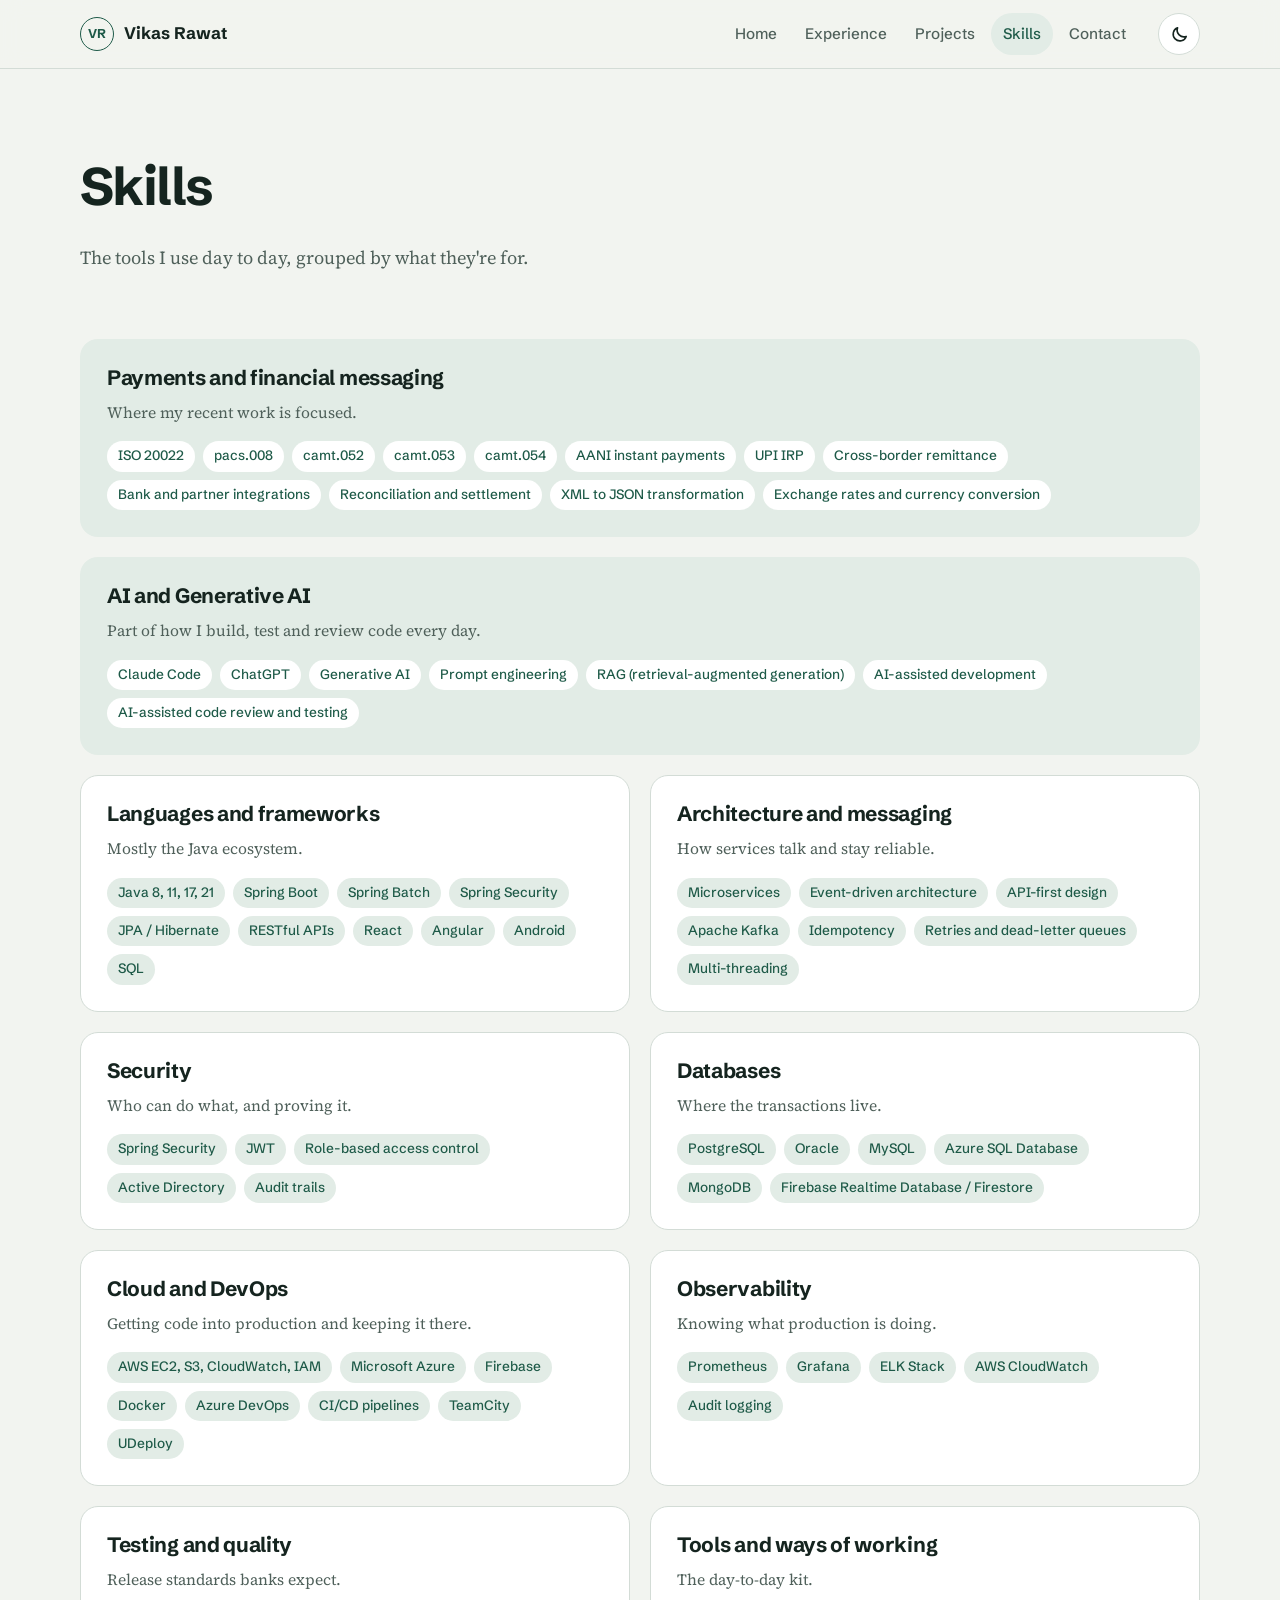
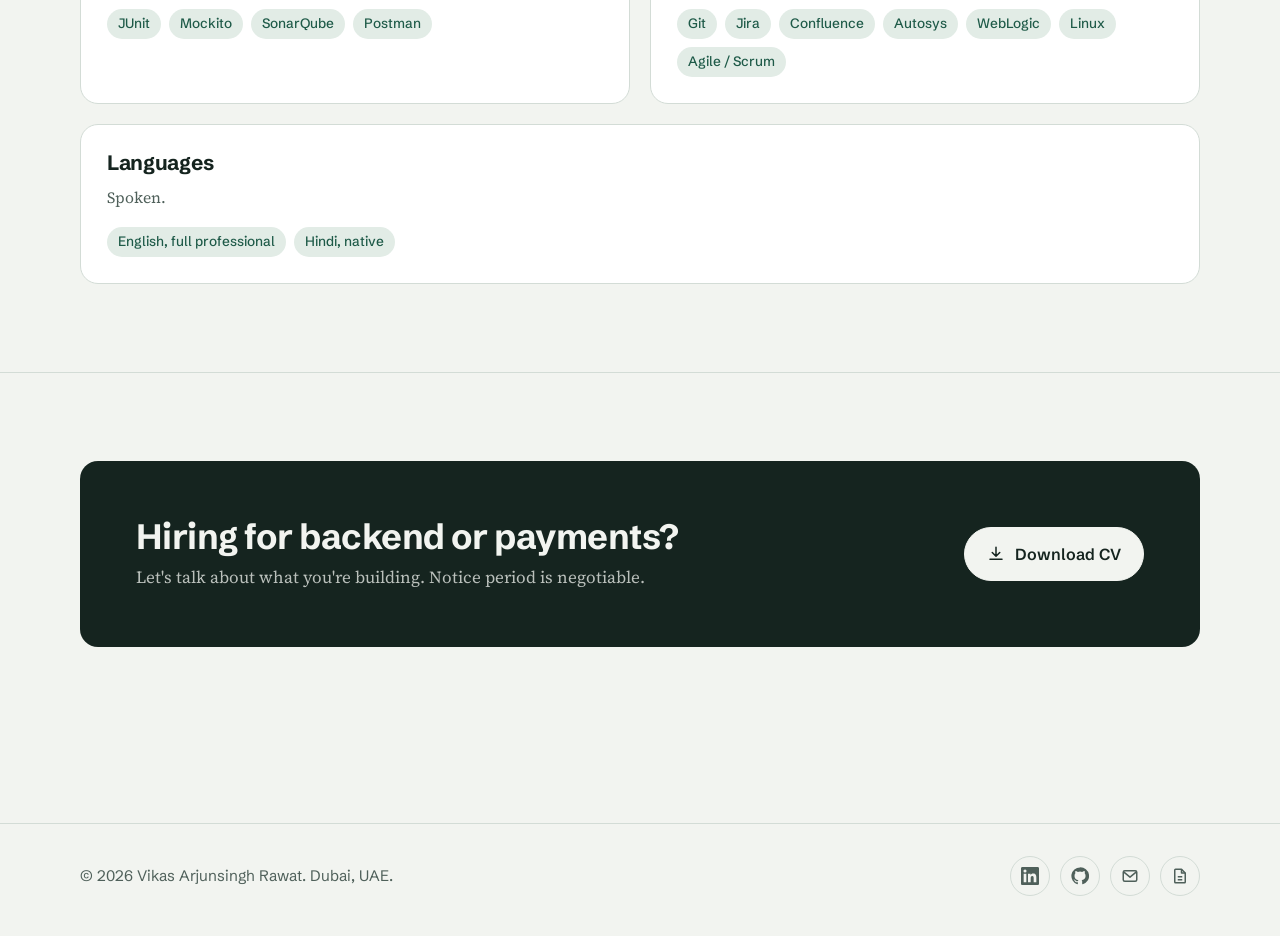
<file: skills.html>
<!doctype html>
<html lang="en">
<head>
<meta charset="utf-8">
<meta name="viewport" content="width=device-width, initial-scale=1">
<title>Skills | Vikas Rawat</title>
<meta name="description" content="Java, Spring Boot, Kafka, ISO 20022, cloud and frontend skills.">
<meta property="og:title" content="Skills | Vikas Rawat">
<meta property="og:description" content="Java, Spring Boot, Kafka, ISO 20022, cloud and frontend skills.">
<meta property="og:type" content="website">
<meta property="og:image" content="assets/img/vikas-square.jpg">
<meta name="theme-color" content="#1e5a48">
<link rel="icon" href="assets/img/favicon.svg" type="image/svg+xml">
<script>
  (function () {
    try {
      var t = localStorage.getItem("theme");
      if (t === "light" || t === "dark") document.documentElement.setAttribute("data-theme", t);
    } catch (e) {}
  })();
</script>
<link rel="preconnect" href="https://fonts.googleapis.com">
<link rel="preconnect" href="https://fonts.gstatic.com" crossorigin>
<link href="https://fonts.googleapis.com/css2?family=IBM+Plex+Mono:wght@400;500&family=Schibsted+Grotesk:wght@400;500;600;700&family=Source+Serif+4:opsz,wght@8..60,400;8..60,600&display=swap" rel="stylesheet">
<link rel="stylesheet" href="assets/css/style.css">
</head>
<body>
<a class="skip" href="#main">Skip to content</a>
<header class="site-header">
  <div class="wrap">
    <a class="brand" href="index.html"><span class="brand-mark">VR</span>Vikas Rawat</a>
    <nav class="nav" id="site-nav" aria-label="Main"><a href="index.html">Home</a><a href="experience.html">Experience</a><a href="projects.html">Projects</a><a href="skills.html" aria-current="page">Skills</a><a href="contact.html">Contact</a></nav>
    <button class="icon-btn theme-toggle" type="button" aria-label="Switch theme"><svg class="moon" viewBox="0 0 24 24" fill="none" stroke="currentColor" stroke-width="2" stroke-linejoin="round" aria-hidden="true"><path d="M20.5 14.4A8.5 8.5 0 0 1 9.6 3.5a8.5 8.5 0 1 0 10.9 10.9Z"/></svg><svg class="sun" viewBox="0 0 24 24" fill="none" stroke="currentColor" stroke-width="2" stroke-linecap="round" aria-hidden="true"><circle cx="12" cy="12" r="4.2"/><path d="M12 2v2.2M12 19.8V22M4.2 4.2l1.6 1.6M18.2 18.2l1.6 1.6M2 12h2.2M19.8 12H22M4.2 19.8l1.6-1.6M18.2 5.8l1.6-1.6"/></svg></button>
    <button class="icon-btn menu-btn" type="button" aria-label="Open menu" aria-expanded="false" aria-controls="site-nav"><svg viewBox="0 0 24 24" fill="none" stroke="currentColor" stroke-width="2" stroke-linecap="round" aria-hidden="true"><path d="M4 7h16M4 12h16M4 17h16"/></svg></button>
  </div>
</header>
<main id="main">

<section class="page-head"><div class="wrap">
  <h1>Skills</h1>
  <p>The tools I use day to day, grouped by what they're for.</p>
</div></section>

<section class="section" style="padding-top:12px"><div class="wrap">
  <div class="skill-groups"><div class="skill-group wide"><h2>Payments and financial messaging</h2><p>Where my recent work is focused.</p><ul class="tags"><li>ISO 20022</li><li>pacs.008</li><li>camt.052</li><li>camt.053</li><li>camt.054</li><li>AANI instant payments</li><li>UPI IRP</li><li>Cross-border remittance</li><li>Bank and partner integrations</li><li>Reconciliation and settlement</li><li>XML to JSON transformation</li><li>Exchange rates and currency conversion</li></ul></div><div class="skill-group wide"><h2>AI and Generative AI</h2><p>Part of how I build, test and review code every day.</p><ul class="tags"><li>Claude Code</li><li>ChatGPT</li><li>Generative AI</li><li>Prompt engineering</li><li>RAG (retrieval-augmented generation)</li><li>AI-assisted development</li><li>AI-assisted code review and testing</li></ul></div><div class="skill-group "><h2>Languages and frameworks</h2><p>Mostly the Java ecosystem.</p><ul class="tags"><li>Java 8, 11, 17, 21</li><li>Spring Boot</li><li>Spring Batch</li><li>Spring Security</li><li>JPA / Hibernate</li><li>RESTful APIs</li><li>React</li><li>Angular</li><li>Android</li><li>SQL</li></ul></div><div class="skill-group "><h2>Architecture and messaging</h2><p>How services talk and stay reliable.</p><ul class="tags"><li>Microservices</li><li>Event-driven architecture</li><li>API-first design</li><li>Apache Kafka</li><li>Idempotency</li><li>Retries and dead-letter queues</li><li>Multi-threading</li></ul></div><div class="skill-group "><h2>Security</h2><p>Who can do what, and proving it.</p><ul class="tags"><li>Spring Security</li><li>JWT</li><li>Role-based access control</li><li>Active Directory</li><li>Audit trails</li></ul></div><div class="skill-group "><h2>Databases</h2><p>Where the transactions live.</p><ul class="tags"><li>PostgreSQL</li><li>Oracle</li><li>MySQL</li><li>Azure SQL Database</li><li>MongoDB</li><li>Firebase Realtime Database / Firestore</li></ul></div><div class="skill-group "><h2>Cloud and DevOps</h2><p>Getting code into production and keeping it there.</p><ul class="tags"><li>AWS EC2, S3, CloudWatch, IAM</li><li>Microsoft Azure</li><li>Firebase</li><li>Docker</li><li>Azure DevOps</li><li>CI/CD pipelines</li><li>TeamCity</li><li>UDeploy</li></ul></div><div class="skill-group "><h2>Observability</h2><p>Knowing what production is doing.</p><ul class="tags"><li>Prometheus</li><li>Grafana</li><li>ELK Stack</li><li>AWS CloudWatch</li><li>Audit logging</li></ul></div><div class="skill-group "><h2>Testing and quality</h2><p>Release standards banks expect.</p><ul class="tags"><li>JUnit</li><li>Mockito</li><li>SonarQube</li><li>Postman</li></ul></div><div class="skill-group "><h2>Tools and ways of working</h2><p>The day-to-day kit.</p><ul class="tags"><li>Git</li><li>Jira</li><li>Confluence</li><li>Autosys</li><li>WebLogic</li><li>Linux</li><li>Agile / Scrum</li></ul></div><div class="skill-group plain wide"><h2>Languages</h2><p>Spoken.</p><ul class="tags"><li>English, full professional</li><li>Hindi, native</li></ul></div></div>
</div></section>
<section class="section"><div class="wrap">
  <div class="closing">
    <div>
      <h2>Hiring for backend or payments?</h2>
      <p>Let's talk about what you're building. Notice period is negotiable.</p>
    </div>
    <div class="btn-row" style="margin-top:0">
      <a class="btn btn-primary" href="assets/Vikas_Rawat_CV.pdf" download><svg viewBox="0 0 24 24" fill="none" stroke="currentColor" stroke-width="2" stroke-linecap="round" stroke-linejoin="round" aria-hidden="true"><path d="M12 3v12m0 0-5-5m5 5 5-5M4 19h16"/></svg>Download CV</a>
    </div>
  </div>
</div></section>

</main>
<footer class="site-footer">
  <div class="wrap">
    <span>&copy; <span data-year>2026</span> Vikas Arjunsingh Rawat. Dubai, UAE.</span>
    <div class="footer-links">
      <a href="https://www.linkedin.com/in/vikas-rawat-058a2512a" target="_blank" rel="noopener" aria-label="LinkedIn"><svg viewBox="0 0 24 24" fill="currentColor" aria-hidden="true"><path d="M20.45 20.45h-3.55v-5.57c0-1.33-.03-3.04-1.85-3.04-1.86 0-2.14 1.45-2.14 2.94v5.67H9.35V9h3.41v1.56h.05c.48-.9 1.64-1.85 3.37-1.85 3.6 0 4.27 2.37 4.27 5.46v6.28ZM5.34 7.43a2.06 2.06 0 1 1 0-4.12 2.06 2.06 0 0 1 0 4.12ZM7.12 20.45H3.56V9h3.56v11.45ZM22.22 0H1.77C.8 0 0 .77 0 1.73v20.54C0 23.23.8 24 1.77 24h20.45c.98 0 1.78-.77 1.78-1.73V1.73C24 .77 23.2 0 22.22 0Z"/></svg></a>
      <a href="https://github.com/firefist28" target="_blank" rel="noopener" aria-label="GitHub"><svg viewBox="0 0 24 24" fill="currentColor" aria-hidden="true"><path d="M12 .5a11.5 11.5 0 0 0-3.64 22.41c.58.1.79-.25.79-.56v-2c-3.2.7-3.88-1.37-3.88-1.37-.53-1.33-1.28-1.69-1.28-1.69-1.04-.71.08-.7.08-.7 1.16.08 1.77 1.19 1.77 1.19 1.03 1.77 2.7 1.26 3.36.96.1-.75.4-1.26.73-1.55-2.55-.29-5.24-1.28-5.24-5.69 0-1.26.45-2.29 1.19-3.1-.12-.29-.52-1.46.11-3.05 0 0 .97-.31 3.17 1.18a11 11 0 0 1 5.77 0c2.2-1.49 3.17-1.18 3.17-1.18.63 1.59.23 2.76.11 3.05.74.81 1.19 1.84 1.19 3.1 0 4.42-2.7 5.4-5.26 5.68.41.36.78 1.06.78 2.14v3.17c0 .31.21.67.8.56A11.5 11.5 0 0 0 12 .5Z"/></svg></a>
      <a href="mailto:vikasalex1996@gmail.com" aria-label="Email"><svg viewBox="0 0 24 24" fill="none" stroke="currentColor" stroke-width="2" stroke-linejoin="round" aria-hidden="true"><rect x="3" y="5" width="18" height="14" rx="2"/><path d="m3.5 6.5 8.5 7 8.5-7"/></svg></a>
      <a href="assets/Vikas_Rawat_CV.pdf" download aria-label="Download CV"><svg viewBox="0 0 24 24" fill="none" stroke="currentColor" stroke-width="2" stroke-linejoin="round" aria-hidden="true"><path d="M14 3H6a1 1 0 0 0-1 1v16a1 1 0 0 0 1 1h12a1 1 0 0 0 1-1V8l-5-5Z"/><path d="M14 3v5h5M9 13h6M9 17h6"/></svg></a>
    </div>
  </div>
</footer>
<script src="assets/js/main.js"></script>
</body>
</html>
</file>
<file: assets/css/style.css>
/* ==========================================================
   Vikas Rawat — portfolio
   Palette borrowed from banknote security print:
   paper, intaglio green, brass foil.
   ========================================================== */

:root {
  --paper: #f2f4f0;
  --surface: #ffffff;
  --ink: #15241f;
  --ink-soft: #4f605a;
  --line: #d3dcd6;
  --green: #1e5a48;
  --green-tint: #e2ece6;
  --brass: #a17c2f;
  --guilloche: rgba(30, 90, 72, 0.32);
  --focus: #a17c2f;

  --font-display: "Schibsted Grotesk", system-ui, sans-serif;
  --font-body: "Source Serif 4", Georgia, serif;
  --font-code: "IBM Plex Mono", ui-monospace, monospace;

  --measure: 68ch;
  --wrap: 1120px;
  --radius-s: 6px;
  --radius-l: 18px;

  color-scheme: light;
}

@media (prefers-color-scheme: dark) {
  :root:not([data-theme="light"]) {
    --paper: #0e1916;
    --surface: #15231f;
    --ink: #e5ebe7;
    --ink-soft: #a3b3ac;
    --line: #2a3b35;
    --green: #6fbf9f;
    --green-tint: #1a2e27;
    --brass: #d7b462;
    --guilloche: rgba(111, 191, 159, 0.28);
    --focus: #d7b462;
    color-scheme: dark;
  }
}

:root[data-theme="dark"] {
  --paper: #0e1916;
  --surface: #15231f;
  --ink: #e5ebe7;
  --ink-soft: #a3b3ac;
  --line: #2a3b35;
  --green: #6fbf9f;
  --green-tint: #1a2e27;
  --brass: #d7b462;
  --guilloche: rgba(111, 191, 159, 0.28);
  --focus: #d7b462;
  color-scheme: dark;
}

*, *::before, *::after { box-sizing: border-box; }

html { -webkit-text-size-adjust: 100%; }

body {
  margin: 0;
  background: var(--paper);
  color: var(--ink);
  font-family: var(--font-body);
  font-size: 1.0625rem;
  line-height: 1.65;
  transition: background-color .25s ease, color .25s ease;
}

img, svg { display: block; max-width: 100%; }

a { color: var(--green); text-underline-offset: 3px; text-decoration-thickness: 1px; }
a:hover { text-decoration-thickness: 2px; }

:focus-visible { outline: 2px solid var(--focus); outline-offset: 3px; border-radius: 4px; }

h1, h2, h3, h4 {
  font-family: var(--font-display);
  line-height: 1.12;
  letter-spacing: -0.015em;
  margin: 0 0 .5em;
  font-weight: 700;
}
h1 { font-size: clamp(2.3rem, 5.6vw, 4.1rem); letter-spacing: -0.03em; }
h2 { font-size: clamp(1.6rem, 3vw, 2.2rem); }
h3 { font-size: 1.25rem; letter-spacing: -0.01em; }
p { margin: 0 0 1em; max-width: var(--measure); }

.wrap { width: min(var(--wrap), 100% - 32px); margin-inline: auto; }

.skip {
  position: absolute; left: 16px; top: -60px;
  background: var(--ink); color: var(--paper);
  padding: 8px 14px; border-radius: var(--radius-s);
  font-family: var(--font-display); z-index: 100;
}
.skip:focus { top: 12px; }

/* ---------- header ---------- */

.site-header {
  position: sticky; top: 0; z-index: 50;
  background: color-mix(in srgb, var(--paper) 88%, transparent);
  backdrop-filter: saturate(140%) blur(10px);
  -webkit-backdrop-filter: saturate(140%) blur(10px);
  border-bottom: 1px solid var(--line);
}
.site-header .wrap {
  display: flex; align-items: center; gap: 20px;
  min-height: 68px;
}

.brand {
  display: flex; align-items: center; gap: 10px;
  font-family: var(--font-display); font-weight: 700;
  color: var(--ink); text-decoration: none; font-size: 1.05rem;
  margin-right: auto;
}
.brand-mark {
  width: 34px; height: 34px; border-radius: 50%;
  border: 1.5px solid var(--green);
  display: grid; place-items: center;
  font-size: .8rem; color: var(--green); letter-spacing: .02em;
}

.nav { display: flex; gap: 4px; }
.nav a {
  font-family: var(--font-display); font-size: .95rem; font-weight: 500;
  color: var(--ink-soft); text-decoration: none;
  padding: 8px 12px; border-radius: 999px;
}
.nav a:hover { color: var(--ink); background: var(--green-tint); }
.nav a[aria-current="page"] { color: var(--green); background: var(--green-tint); }

.icon-btn {
  width: 42px; height: 42px; flex: none;
  display: grid; place-items: center;
  border: 1px solid var(--line); border-radius: 50%;
  background: var(--surface); color: var(--ink); cursor: pointer;
}
.icon-btn:hover { border-color: var(--green); color: var(--green); }
.icon-btn svg { width: 19px; height: 19px; }

.theme-toggle .sun { display: none; }
:root[data-theme="dark"] .theme-toggle .sun { display: block; }
:root[data-theme="dark"] .theme-toggle .moon { display: none; }

.menu-btn { display: none; }

@media (max-width: 820px) {
  .menu-btn { display: grid; }
  .nav {
    position: absolute; left: 0; right: 0; top: 100%;
    flex-direction: column; gap: 0;
    background: var(--paper); border-bottom: 1px solid var(--line);
    padding: 8px 16px 16px;
    display: none;
  }
  .nav.open { display: flex; }
  .nav a { padding: 14px 12px; border-radius: var(--radius-s); font-size: 1.05rem; }
}

/* ---------- buttons ---------- */

.btn {
  display: inline-flex; align-items: center; gap: 10px;
  font-family: var(--font-display); font-weight: 600; font-size: 1rem;
  padding: 13px 22px; border-radius: 999px;
  text-decoration: none; border: 1.5px solid var(--green);
  transition: background-color .15s ease, color .15s ease;
}
.btn svg { width: 18px; height: 18px; }
.btn-primary { background: var(--green); color: var(--paper); }
.btn-primary:hover { background: var(--ink); border-color: var(--ink); text-decoration: none; }
.btn-ghost { color: var(--green); background: transparent; }
.btn-ghost:hover { background: var(--green-tint); text-decoration: none; }
.btn-row { display: flex; flex-wrap: wrap; gap: 12px; margin-top: 28px; }

/* ---------- hero ---------- */

.hero {
  position: relative; overflow: hidden;
  padding: clamp(56px, 10vw, 120px) 0 clamp(48px, 8vw, 96px);
  border-bottom: 1px solid var(--line);
}
.hero .wrap { position: relative; z-index: 1; }
.rosette {
  position: absolute; z-index: 0;
  width: min(760px, 120vw); aspect-ratio: 1;
  right: max(-260px, -22vw); top: 50%; transform: translateY(-50%);
  color: var(--guilloche); pointer-events: none;
}
.rosette path { fill: none; stroke: currentColor; stroke-width: .6; }
.hero h1 { max-width: 14ch; }
.hero .lede {
  font-size: clamp(1.1rem, 2vw, 1.3rem);
  color: var(--ink-soft); max-width: 46ch;
}
.hero .where {
  font-family: var(--font-display); font-weight: 500;
  color: var(--brass); margin-bottom: 18px;
  display: flex; align-items: center; gap: 8px;
}
.hero .where svg { width: 16px; height: 16px; }

@media (max-width: 640px) {
  .rosette { width: 420px; right: -210px; top: -60px; transform: none; opacity: .45; }
  .portrait { max-width: 220px; }
}

/* page heroes (inner pages) */
.page-head { padding: clamp(48px, 8vw, 88px) 0 36px; position: relative; overflow: hidden; }
.page-head h1 { font-size: clamp(2.1rem, 4.6vw, 3.3rem); max-width: 18ch; }
.page-head p { color: var(--ink-soft); font-size: 1.15rem; }

/* ---------- sections ---------- */

.section { padding: clamp(48px, 8vw, 88px) 0; }
.section + .section { border-top: 1px solid var(--line); }
.section-head { display: flex; justify-content: space-between; align-items: end; gap: 16px; flex-wrap: wrap; margin-bottom: 32px; }
.section-head h2 { margin: 0; }
.section-head a { font-family: var(--font-display); font-weight: 600; }

/* payment lifecycle strip */
.lifecycle {
  list-style: none; margin: 0; padding: 0;
  display: grid; grid-template-columns: repeat(5, 1fr);
  border: 1px solid var(--line); border-radius: var(--radius-l);
  background: var(--surface); overflow: hidden;
}
.lifecycle li { padding: 22px 20px 24px; position: relative; }
.lifecycle li + li { border-left: 1px solid var(--line); }
.lifecycle .step {
  font-family: var(--font-display); font-weight: 700; color: var(--brass);
  font-size: .95rem; display: block; margin-bottom: 6px;
}
.lifecycle h3 { font-size: 1.1rem; margin-bottom: 6px; }
.lifecycle p { font-size: .95rem; color: var(--ink-soft); margin: 0; }
.lifecycle code {
  font-family: var(--font-code); font-size: .82rem;
  color: var(--green); background: var(--green-tint);
  padding: 1px 6px; border-radius: 4px;
}
@media (max-width: 900px) {
  .lifecycle { grid-template-columns: 1fr; }
  .lifecycle li + li { border-left: 0; border-top: 1px solid var(--line); }
}

/* facts */
.facts {
  display: grid; grid-template-columns: repeat(4, 1fr); gap: 0;
  margin: 0; border-top: 2px solid var(--ink);
}
.facts div { padding: 20px 20px 4px 0; }
.facts dt { font-family: var(--font-display); font-size: clamp(1.8rem, 3.4vw, 2.5rem); font-weight: 700; letter-spacing: -0.03em; line-height: 1.1; }
.facts dd { margin: 6px 0 0; color: var(--ink-soft); font-size: .98rem; max-width: 22ch; }
@media (max-width: 760px) { .facts { grid-template-columns: 1fr 1fr; row-gap: 12px; } }

/* intro split */
.split { display: grid; grid-template-columns: 280px 1fr; gap: clamp(28px, 5vw, 64px); align-items: start; }
@media (max-width: 760px) { .split { grid-template-columns: 1fr; } }

.portrait {
  aspect-ratio: 4 / 5; border-radius: var(--radius-l);
  background:
    repeating-radial-gradient(circle at 30% 20%, transparent 0 9px, var(--green-tint) 9px 10px),
    var(--surface);
  border: 1px solid var(--line);
  display: grid; place-items: center; text-align: center;
  color: var(--ink-soft); font-family: var(--font-display); font-size: .9rem;
  padding: 16px;
}
.portrait strong { display: block; font-size: 3rem; color: var(--green); letter-spacing: -0.04em; }
.portrait img { width: 100%; height: 100%; object-fit: cover; border-radius: inherit; }

/* project cards */
.work-list { display: grid; gap: 20px; }
.work {
  display: grid; grid-template-columns: 1fr auto; gap: 8px 32px;
  padding: 28px; border-radius: var(--radius-l);
  background: var(--surface); border: 1px solid var(--line);
  color: inherit; text-decoration: none;
}
a.work:hover { border-color: var(--green); text-decoration: none; }
.work .kind { font-family: var(--font-display); font-weight: 600; color: var(--brass); font-size: .95rem; }
.work h3 { font-size: clamp(1.3rem, 2.4vw, 1.6rem); margin: 4px 0 8px; }
.work p { color: var(--ink-soft); margin: 0; }
.work .tags { grid-column: 1 / -1; margin-top: 14px; }
@media (max-width: 640px) { .work { grid-template-columns: 1fr; padding: 22px; } }

.tags { display: flex; flex-wrap: wrap; gap: 8px; list-style: none; padding: 0; margin: 0; }
.tags li {
  font-family: var(--font-display); font-size: .85rem; font-weight: 500;
  padding: 4px 11px; border-radius: 999px;
  background: var(--green-tint); color: var(--green);
}

/* case studies */
.case { padding: clamp(36px, 6vw, 64px) 0; border-top: 1px solid var(--line); }
.case:first-of-type { border-top: 0; padding-top: 8px; }
.case-grid { display: grid; grid-template-columns: 1fr 300px; gap: clamp(28px, 5vw, 64px); }
@media (max-width: 860px) { .case-grid { grid-template-columns: 1fr; } }
.case .kind { font-family: var(--font-display); font-weight: 600; color: var(--brass); }
.case h2 { margin-top: 6px; }
.case h3 { font-size: 1.05rem; margin-top: 26px; }
.case ul { padding-left: 1.2em; max-width: var(--measure); }
.case li { margin-bottom: 6px; }
.case aside {
  background: var(--surface); border: 1px solid var(--line);
  border-radius: var(--radius-l); padding: 22px;
  align-self: start; position: sticky; top: 92px;
}
.case aside h3 { margin-top: 0; font-size: 1rem; }
.case aside dl { margin: 0; }
.case aside dt { font-family: var(--font-display); font-size: .88rem; color: var(--ink-soft); margin-top: 14px; }
.case aside dt:first-child { margin-top: 0; }
.case aside dd { margin: 2px 0 0; font-family: var(--font-display); font-weight: 600; }
@media (max-width: 860px) { .case aside { position: static; } }

.repo-grid { display: grid; grid-template-columns: repeat(auto-fill, minmax(260px, 1fr)); gap: 16px; }
.repo {
  display: flex; flex-direction: column; gap: 6px;
  padding: 20px; border-radius: 12px;
  border: 1px solid var(--line); background: var(--surface);
  color: inherit; text-decoration: none;
}
.repo:hover { border-color: var(--green); text-decoration: none; }
.repo h3 { font-size: 1.05rem; margin: 0; display: flex; gap: 8px; align-items: center; }
.repo h3 svg { width: 17px; height: 17px; color: var(--ink-soft); flex: none; }
.repo p { font-size: .95rem; color: var(--ink-soft); margin: 0; flex: 1; }
.repo .lang { font-family: var(--font-display); font-size: .85rem; color: var(--green); font-weight: 600; margin-top: 8px; }

/* timeline */
.timeline { list-style: none; margin: 0; padding: 0; position: relative; }
.timeline::before {
  content: ""; position: absolute; left: 7px; top: 8px; bottom: 8px;
  width: 2px; background: var(--line);
}
.timeline > li { position: relative; padding: 0 0 48px 44px; }
.timeline > li:last-child { padding-bottom: 0; }
.timeline > li::before {
  content: ""; position: absolute; left: 0; top: 6px;
  width: 16px; height: 16px; border-radius: 50%;
  background: var(--paper); border: 2px solid var(--green);
}
.timeline > li.now::before { background: var(--green); box-shadow: 0 0 0 5px var(--green-tint); }
.timeline .when { font-family: var(--font-display); font-weight: 600; color: var(--brass); font-size: .95rem; }
.timeline h2 { font-size: clamp(1.35rem, 2.6vw, 1.75rem); margin: 4px 0 2px; }
.timeline .role { font-family: var(--font-display); color: var(--ink-soft); margin-bottom: 14px; }
.timeline ul { padding-left: 1.2em; margin: 0 0 14px; max-width: var(--measure); }
.timeline ul li { margin-bottom: 6px; }

/* skills */
.skill-groups { display: grid; grid-template-columns: repeat(2, 1fr); gap: 20px; }
@media (max-width: 760px) { .skill-groups { grid-template-columns: 1fr; } }
.skill-group {
  padding: 26px; border-radius: var(--radius-l);
  background: var(--surface); border: 1px solid var(--line);
}
.skill-group h2 { font-size: 1.3rem; }
.skill-group > p { color: var(--ink-soft); font-size: .98rem; }
.skill-group.wide { grid-column: 1 / -1; background: var(--green-tint); border-color: transparent; }

/* contact */
.contact-list { list-style: none; padding: 0; margin: 0; display: grid; gap: 14px; max-width: 640px; }
.contact-list a {
  display: flex; align-items: center; gap: 18px;
  padding: 20px 22px; border-radius: var(--radius-l);
  border: 1px solid var(--line); background: var(--surface);
  color: var(--ink); text-decoration: none;
}
.contact-list a:hover { border-color: var(--green); }
.contact-list .ico {
  width: 46px; height: 46px; border-radius: 50%; flex: none;
  display: grid; place-items: center;
  background: var(--green-tint); color: var(--green);
}
.contact-list .ico svg { width: 22px; height: 22px; }
.contact-list strong { display: block; font-family: var(--font-display); font-size: 1.1rem; }
.contact-list span.sub { color: var(--ink-soft); font-size: .95rem; word-break: break-word; }

/* closing band */
.closing {
  background: var(--ink); color: var(--paper);
  border-radius: var(--radius-l);
  padding: clamp(32px, 6vw, 56px);
  display: flex; flex-wrap: wrap; justify-content: space-between; align-items: center; gap: 24px;
}
.closing h2 { margin: 0 0 6px; }
.closing p { margin: 0; color: color-mix(in srgb, var(--paper) 75%, transparent); }
.closing .btn-primary { background: var(--paper); color: var(--ink); border-color: var(--paper); }
.closing .btn-primary:hover { background: var(--brass); border-color: var(--brass); color: var(--ink); }

/* ---------- footer ---------- */

.site-footer {
  border-top: 1px solid var(--line);
  padding: 32px 0 40px; margin-top: clamp(48px, 8vw, 88px);
  font-family: var(--font-display); font-size: .95rem; color: var(--ink-soft);
}
.site-footer .wrap { display: flex; flex-wrap: wrap; justify-content: space-between; gap: 16px; align-items: center; }
.footer-links { display: flex; gap: 10px; }
.footer-links a {
  width: 40px; height: 40px; border-radius: 50%;
  display: grid; place-items: center;
  border: 1px solid var(--line); color: var(--ink-soft);
}
.footer-links a:hover { color: var(--green); border-color: var(--green); }
.footer-links svg { width: 18px; height: 18px; }

@media (prefers-reduced-motion: reduce) {
  *, *::before, *::after { transition: none !important; animation: none !important; }
}

.skill-group.wide .tags li { background: var(--surface); }
.timeline ul.tags { padding-left: 0; }
.portrait:has(img) { padding: 0; background: var(--surface); overflow: hidden; }
.ai-list { padding-left: 1.2em; margin: 0 0 18px; max-width: var(--measure); }
.ai-list li { margin-bottom: 6px; }

.more-toggle {
  font-family: var(--font-display); font-weight: 600; font-size: 1rem;
  color: var(--green); background: none; border: 0; padding: 4px 0;
  cursor: pointer; text-decoration: underline; text-underline-offset: 3px;
}
.more-toggle:hover { text-decoration-thickness: 2px; }
.skill-group.plain.wide { background: var(--surface); border-color: var(--line); }
.skill-group.plain.wide .tags li { background: var(--green-tint); }
</file>
